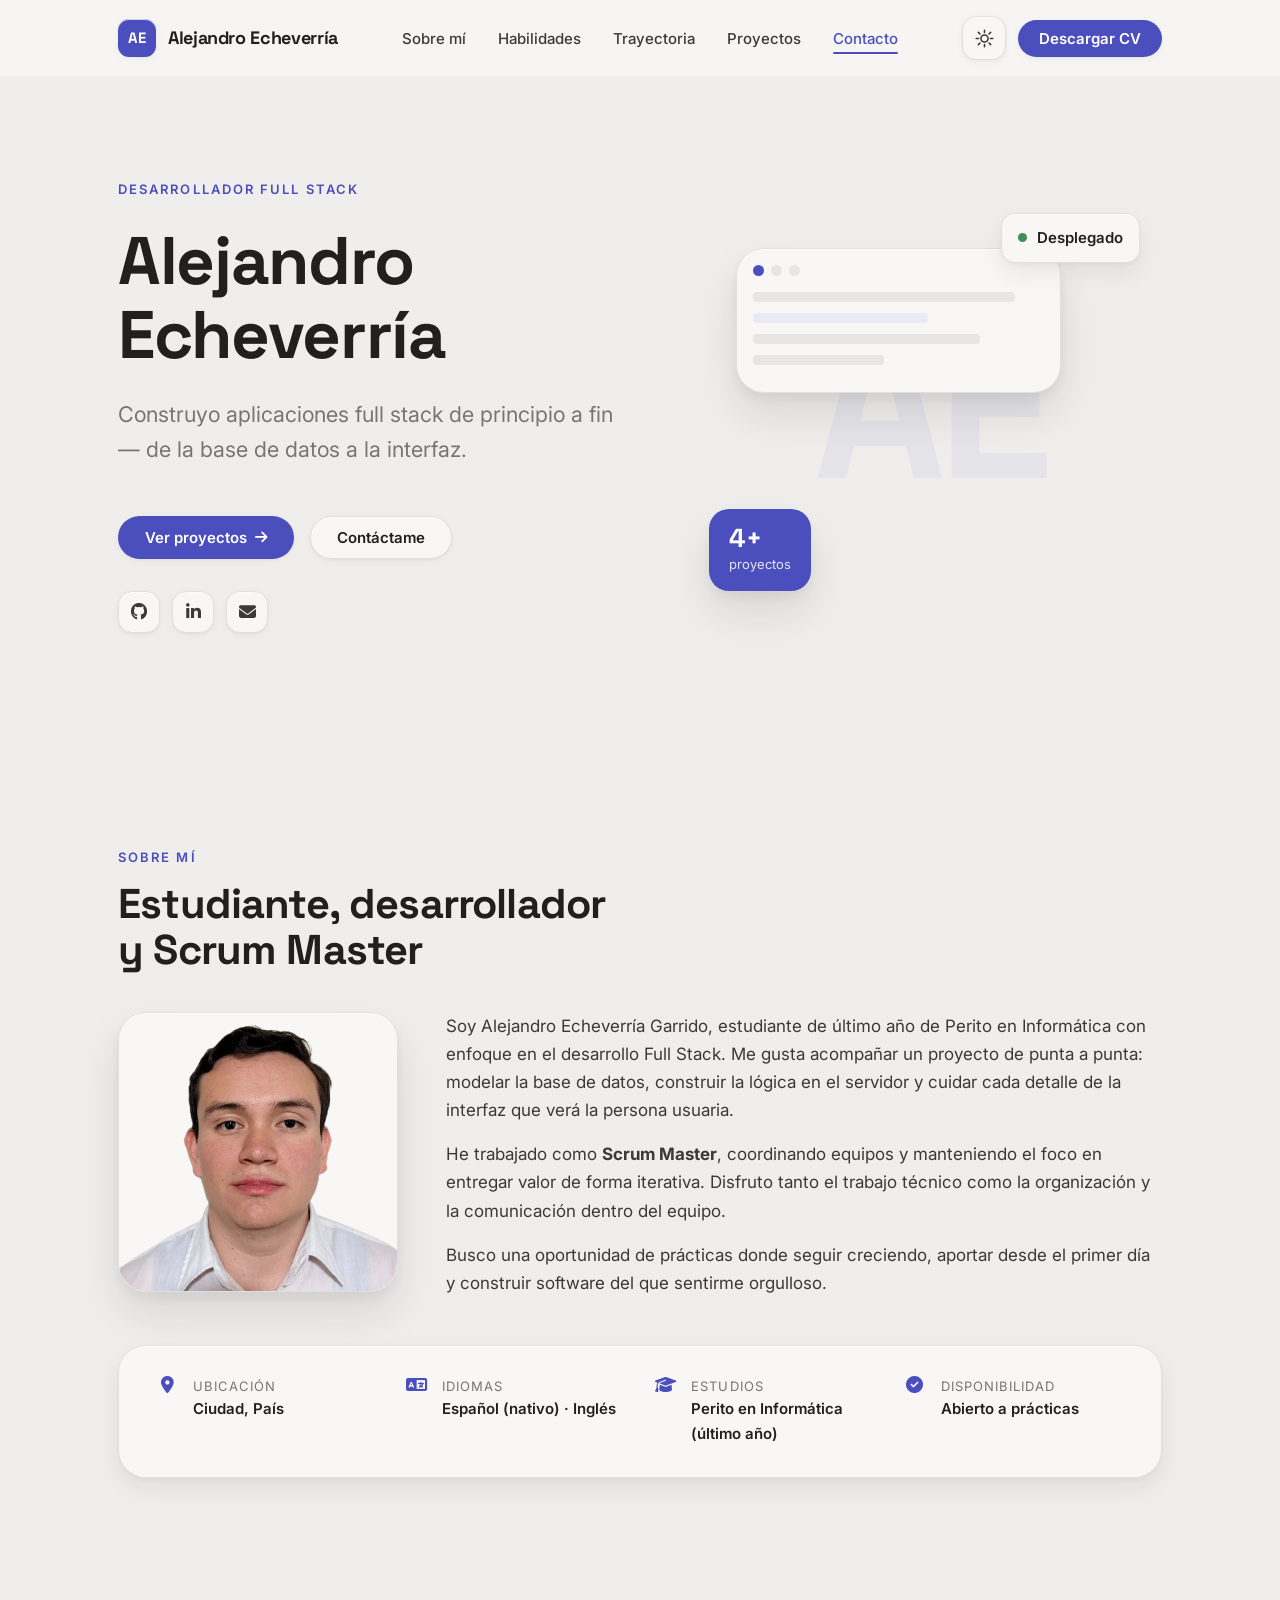
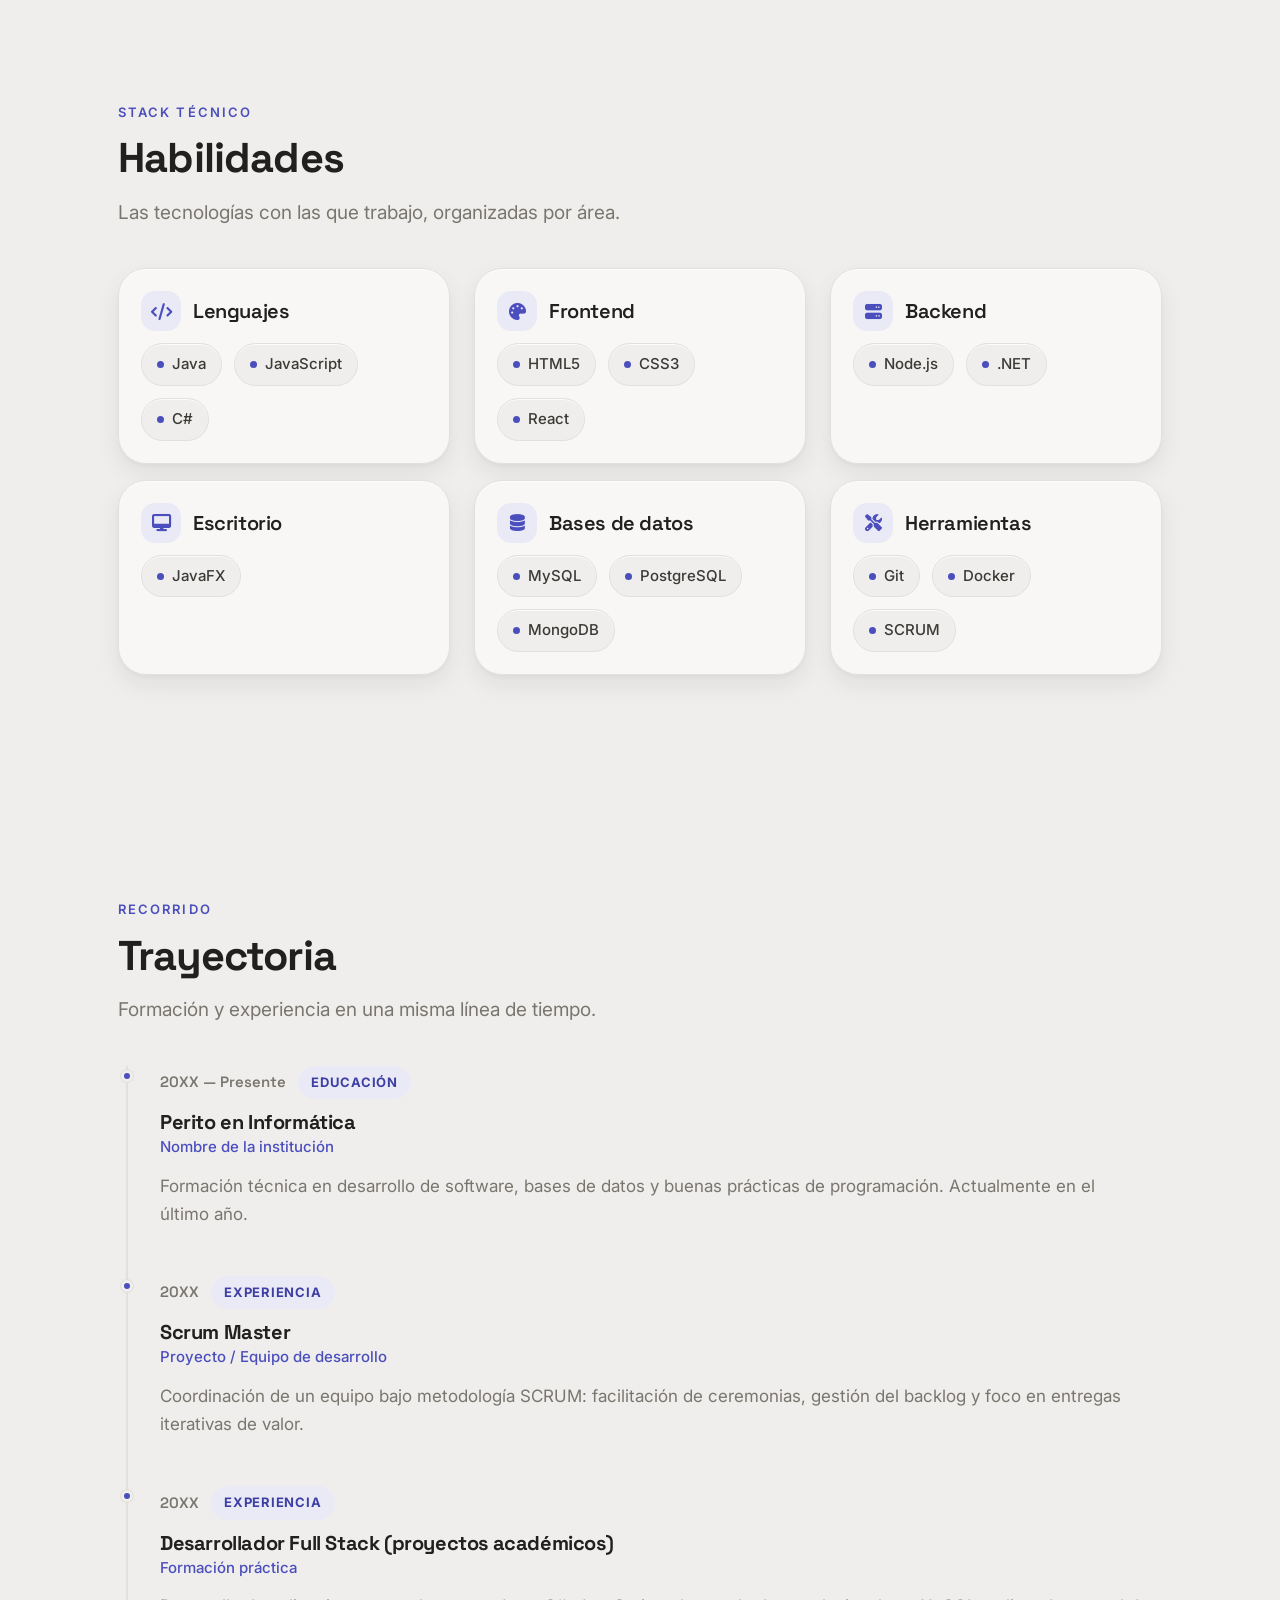
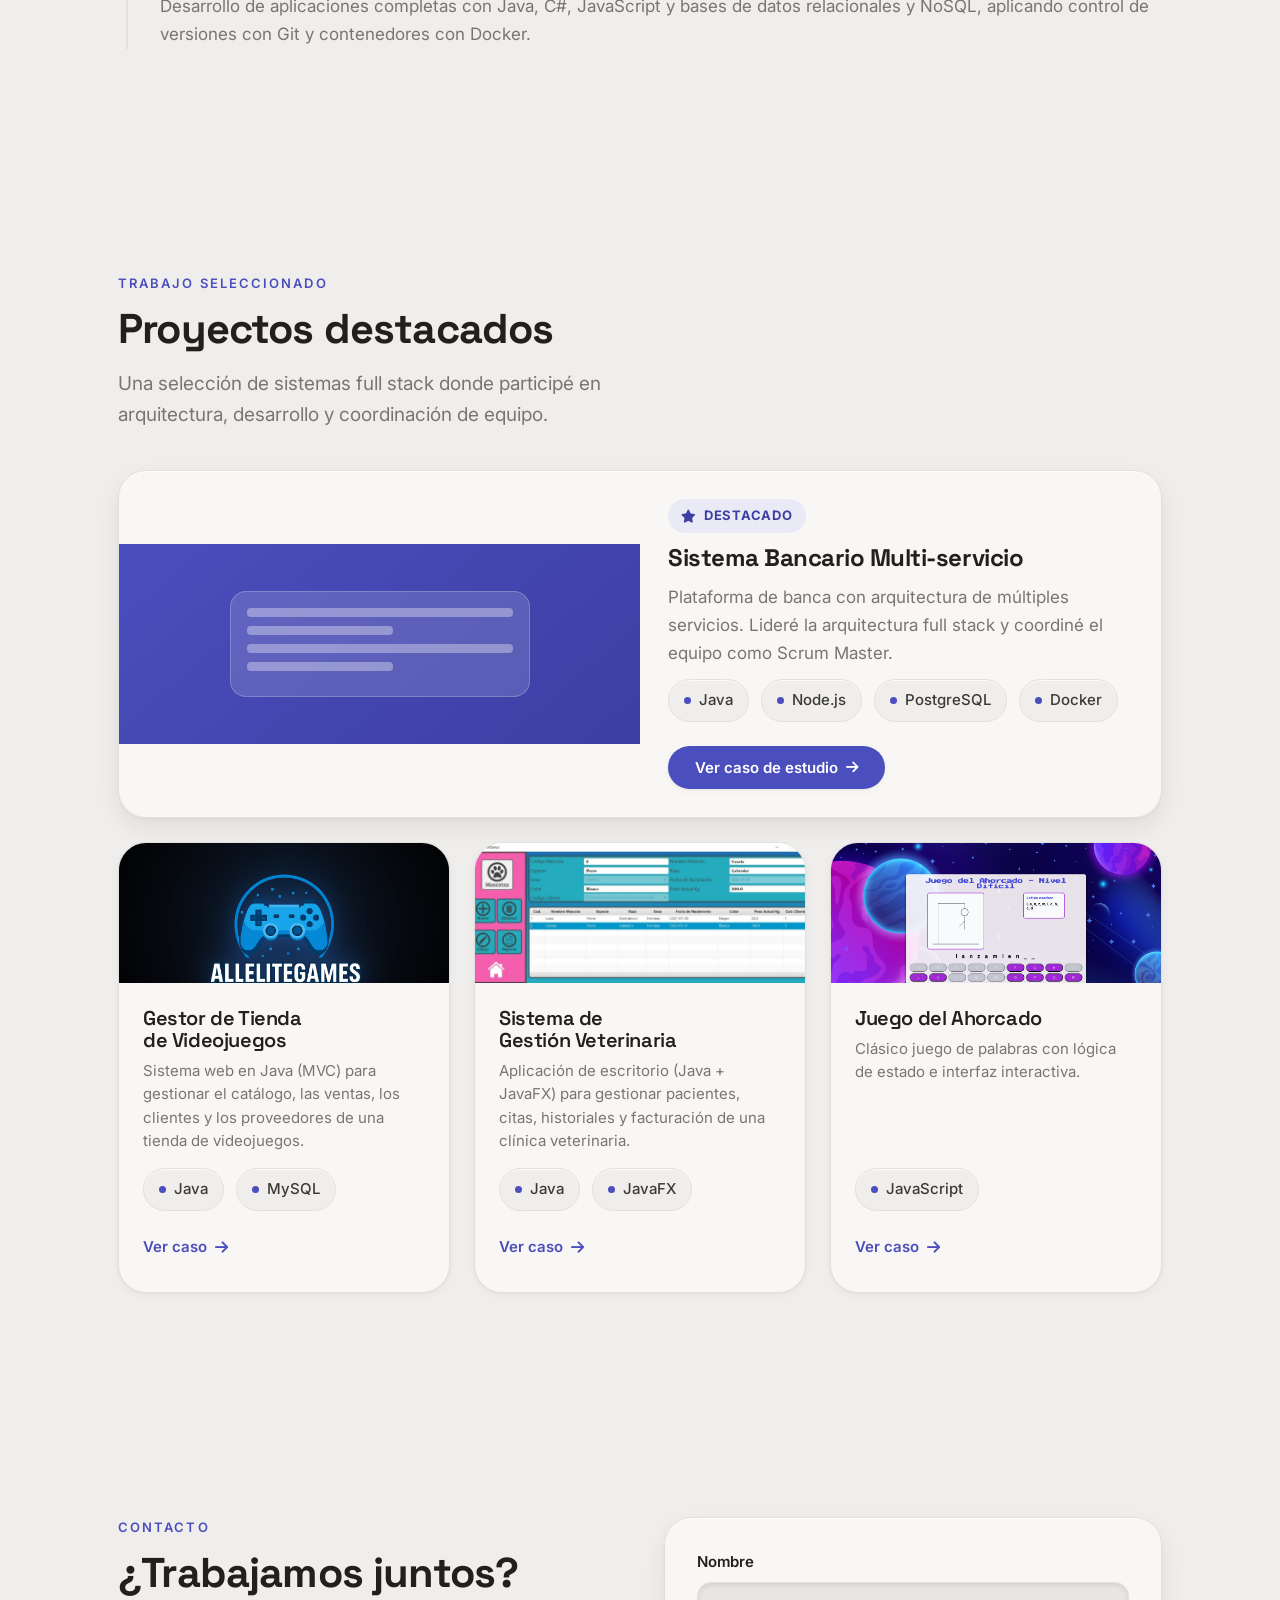
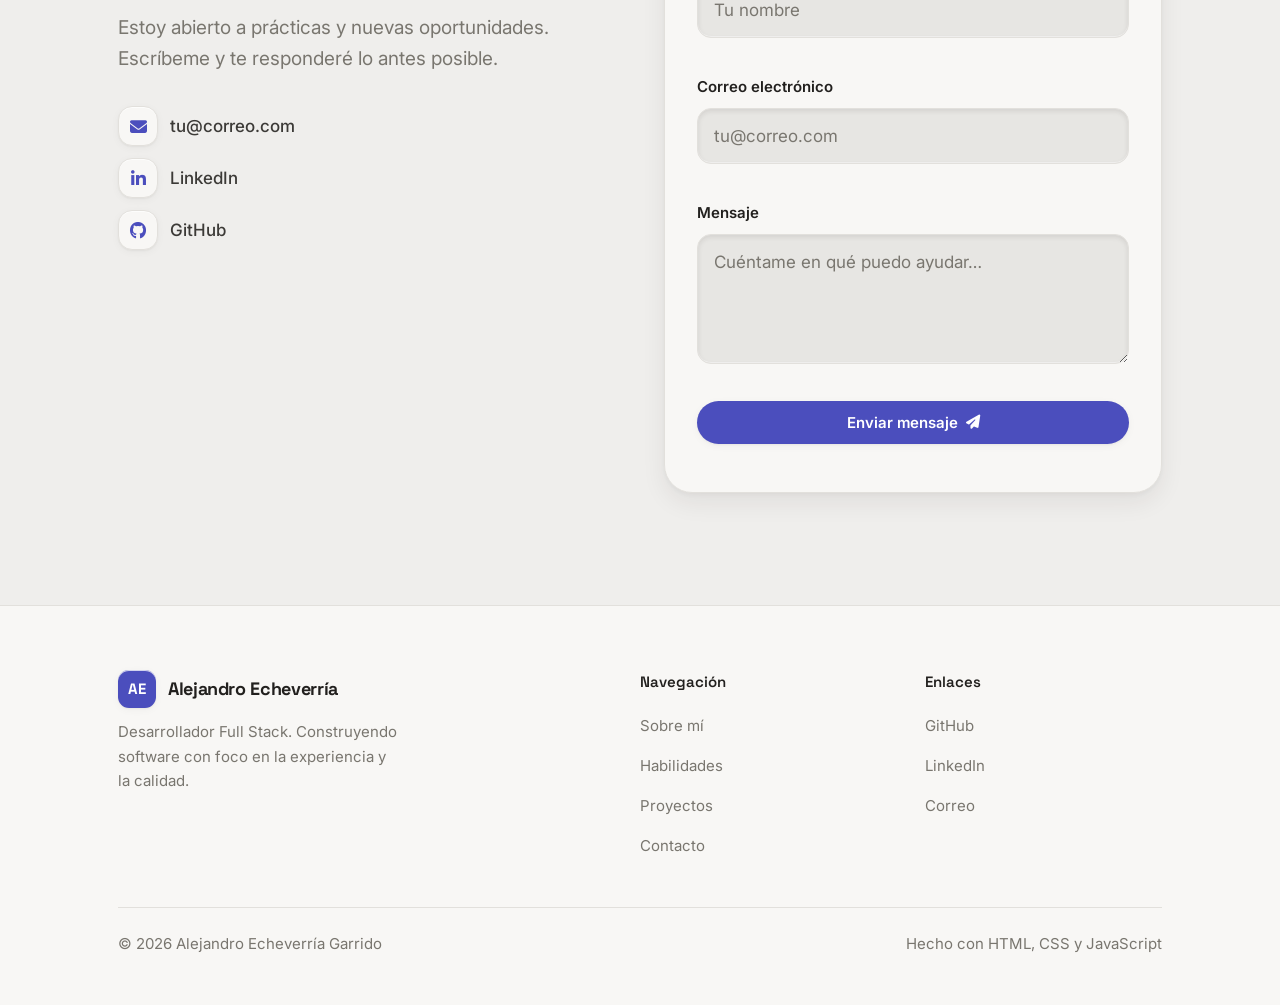
<file: index.html>
<!DOCTYPE html>
<html lang="es">
<head>
  <meta charset="UTF-8">
  <meta name="viewport" content="width=device-width, initial-scale=1.0">

  <title>Alejandro Echeverría — Desarrollador Full Stack</title>
  <meta name="description" content="Portafolio de Alejandro Echeverría Garrido, desarrollador Full Stack. Proyectos, habilidades y trayectoria en Java, JavaScript, C#, React, Node.js y .NET.">
  <meta name="author" content="Alejandro Echeverría Garrido">

  <!-- Open Graph (previsualización al compartir el enlace) -->
  <meta property="og:type" content="website">
  <meta property="og:title" content="Alejandro Echeverría — Desarrollador Full Stack">
  <meta property="og:description" content="Portafolio profesional: proyectos full stack, habilidades y trayectoria.">
  <!-- Al desplegar: cambia a URL ABSOLUTA (https://tu-dominio/assets/img/og-image.png); LinkedIn/Facebook no aceptan rutas relativas -->
  <meta property="og:image" content="assets/img/og-image.png">
  <meta property="og:image:width" content="1200">
  <meta property="og:image:height" content="630">
  <meta property="og:image:alt" content="Portafolio de Alejandro Echeverría — Desarrollador Full Stack">
  <meta name="twitter:card" content="summary_large_image">
  <meta name="twitter:image" content="assets/img/og-image.png">

  <!-- Favicons (monograma AE) -->
  <link rel="icon" href="assets/favicon/favicon-32.png" sizes="32x32" type="image/png">
  <link rel="icon" href="assets/favicon/favicon.svg" type="image/svg+xml">
  <link rel="apple-touch-icon" href="assets/favicon/apple-touch-icon.png">

  <!-- Anti-FOUC: aplica el tema guardado antes del primer pintado. Claro por defecto.
       También marca que hay JS (js-nav) para activar el velo de transición. -->
  <script>
    document.documentElement.classList.add("js-nav");
    (function () {
      try {
        if (localStorage.getItem("ae-theme") === "dark") {
          document.documentElement.setAttribute("data-theme", "dark");
        }
      } catch (e) { /* sin localStorage: se queda en claro */ }
    })();
  </script>

  <!-- Google Fonts: Space Grotesk (títulos) + Inter (texto) -->
  <link rel="preconnect" href="https://fonts.googleapis.com">
  <link rel="preconnect" href="https://fonts.gstatic.com" crossorigin>
  <link href="https://fonts.googleapis.com/css2?family=Inter:wght@400;500;600;700&family=Space+Grotesk:wght@500;600;700&display=swap" rel="stylesheet">

  <!-- Font Awesome (iconografía) -->
  <link rel="stylesheet" href="https://cdnjs.cloudflare.com/ajax/libs/font-awesome/6.5.1/css/all.min.css">

  <!-- CSS por capas (ITCSS), carga en paralelo -->
  <link rel="stylesheet" href="css/tokens.css">
  <link rel="stylesheet" href="css/base.css">
  <link rel="stylesheet" href="css/layout.css">
  <link rel="stylesheet" href="css/components.css">
  <link rel="stylesheet" href="css/sections.css">
</head>

<body>
  <a class="skip-link" href="#contenido">Saltar al contenido</a>

  <!-- Velo de transición entre páginas (lo controla js/modules/transition.js).
       Sin JS nunca se muestra: la clase .js-nav la añade el script del <head>. -->
  <div class="page-veil" data-page-veil aria-hidden="true"></div>

  <!-- ==================== HEADER ==================== -->
  <header class="header" data-header>
    <div class="container header__inner">
      <a class="brand" href="#inicio" aria-label="Inicio — Alejandro Echeverría">
        <span class="brand__badge" aria-hidden="true">AE</span>
        Alejandro Echeverría
      </a>

      <nav class="nav" data-nav aria-label="Navegación principal">
        <ul class="nav__list">
          <li><a class="nav__link" href="#sobre-mi" data-spy>Sobre mí</a></li>
          <li><a class="nav__link" href="#habilidades" data-spy>Habilidades</a></li>
          <li><a class="nav__link" href="#trayectoria" data-spy>Trayectoria</a></li>
          <li><a class="nav__link" href="#proyectos" data-spy>Proyectos</a></li>
          <li><a class="nav__link" href="#contacto" data-spy>Contacto</a></li>
        </ul>
        <!-- TODO: colocar el CV real en assets/docs/cv.pdf -->
        <a class="btn btn--primary btn--sm nav__cta" href="assets/docs/cv.pdf" download>Descargar CV</a>
      </nav>

      <div class="header__actions">
        <button class="theme-toggle" data-theme-toggle type="button" aria-label="Cambiar entre tema claro y oscuro" aria-pressed="false">
          <svg class="icon-sun" viewBox="0 0 24 24" fill="none" stroke="currentColor" stroke-width="2" stroke-linecap="round" aria-hidden="true"><circle cx="12" cy="12" r="4.5"/><path d="M12 1.5v3M12 19.5v3M4.2 4.2l2.1 2.1M17.7 17.7l2.1 2.1M1.5 12h3M19.5 12h3M4.2 19.8l2.1-2.1M17.7 6.3l2.1-2.1"/></svg>
          <svg class="icon-moon" viewBox="0 0 24 24" fill="currentColor" aria-hidden="true"><path d="M21 12.8A9 9 0 1 1 11.2 3a7 7 0 0 0 9.8 9.8z"/></svg>
        </button>
        <a class="btn btn--primary btn--sm header__cv" href="assets/docs/cv.pdf" download>Descargar CV</a>
        <button class="nav-toggle" data-nav-toggle type="button" aria-label="Abrir menú" aria-expanded="false" aria-controls="menu-principal">
          <span></span><span></span><span></span>
        </button>
      </div>
    </div>
  </header>
  <div class="nav-backdrop" data-nav-backdrop aria-hidden="true"></div>

  <main id="contenido">

    <!-- ==================== HERO ==================== -->
    <section class="hero section" id="inicio">
      <div class="container hero__grid">
        <div class="hero__intro">
          <p class="eyebrow" data-reveal>Desarrollador Full Stack</p>
          <h1 class="hero__title" data-reveal>Alejandro Echeverría</h1>
          <p class="hero__subtitle" data-reveal>
            Construyo aplicaciones full stack de principio a fin — de la base de datos a la interfaz.
          </p>
          <div class="hero__actions" data-reveal>
            <a class="btn btn--primary" href="#proyectos">
              Ver proyectos <i class="fa-solid fa-arrow-right" aria-hidden="true"></i>
            </a>
            <a class="btn btn--secondary" href="#contacto">Contáctame</a>
          </div>
          <div class="hero__social social" data-reveal>
            <!-- TODO: sustituir '#' por tus URLs reales -->
            <a class="social__link" href="#" aria-label="GitHub" target="_blank" rel="noopener">
              <i class="fa-brands fa-github" aria-hidden="true"></i>
            </a>
            <a class="social__link" href="#" aria-label="LinkedIn" target="_blank" rel="noopener">
              <i class="fa-brands fa-linkedin-in" aria-hidden="true"></i>
            </a>
            <a class="social__link" href="mailto:tu@correo.com" aria-label="Enviar correo">
              <i class="fa-solid fa-envelope" aria-hidden="true"></i>
            </a>
          </div>
        </div>

        <!-- Visual gráfico (fallback). Para usar foto, sustituye este bloque por:
             <div class="hero-visual"><img src="assets/img/alejandro.jpg" alt="Retrato de Alejandro Echeverría" width="440" height="440" style="border-radius:var(--r-2xl);box-shadow:var(--e3),var(--hi)"></div> -->
        <div class="hero-visual" data-reveal role="img" aria-label="Composición gráfica abstracta del portafolio">
          <div class="hero-visual__mono" aria-hidden="true">AE</div>
          <div class="hero-visual__window" aria-hidden="true">
            <div class="hero-visual__bar"><span></span><span></span><span></span></div>
            <div class="hero-visual__line" style="width:90%"></div>
            <div class="hero-visual__line hero-visual__line--accent" style="width:60%"></div>
            <div class="hero-visual__line" style="width:78%"></div>
            <div class="hero-visual__line" style="width:45%"></div>
          </div>
          <div class="hero-visual__chip" aria-hidden="true"><span class="dot"></span> Desplegado</div>
          <div class="hero-visual__badge" aria-hidden="true">
            <div class="num">4+</div>
            <div class="label">proyectos</div>
          </div>
        </div>
      </div>
    </section>

    <!-- ==================== SOBRE MÍ ==================== -->
    <section class="section" id="sobre-mi">
      <div class="container">
        <div class="section__head" data-reveal>
          <p class="eyebrow">Sobre mí</p>
          <h2 class="section__title">Estudiante, desarrollador y Scrum Master</h2>
        </div>

        <div class="about__grid">
          <figure class="about__photo" data-reveal>
            <img src="assets/img/programador-foto.png"
                 alt="Retrato de Alejandro Echeverría Garrido, desarrollador Full Stack"
                 width="500" height="500" loading="lazy" decoding="async">
          </figure>

          <div class="about__body" data-reveal>
            <p>
              Soy Alejandro Echeverría Garrido, estudiante de último año de Perito en Informática
              con enfoque en el desarrollo Full Stack. Me gusta acompañar un proyecto de punta a
              punta: modelar la base de datos, construir la lógica en el servidor y cuidar cada
              detalle de la interfaz que verá la persona usuaria.
            </p>
            <p>
              He trabajado como <strong>Scrum Master</strong>, coordinando equipos y manteniendo el
              foco en entregar valor de forma iterativa. Disfruto tanto el trabajo técnico como la
              organización y la comunicación dentro del equipo.
            </p>
            <p>
              Busco una oportunidad de prácticas donde seguir creciendo, aportar desde el primer día
              y construir software del que sentirme orgulloso.
            </p>
          </div>

          <!-- Ficha de datos personales -->
          <aside class="card ficha" data-reveal aria-label="Información personal">
            <div class="ficha__row">
              <i class="fa-solid fa-location-dot" aria-hidden="true"></i>
              <div>
                <div class="ficha__label">Ubicación</div>
                <!-- TODO: tu ciudad / país -->
                <div class="ficha__value">Ciudad, País</div>
              </div>
            </div>
            <div class="ficha__row">
              <i class="fa-solid fa-language" aria-hidden="true"></i>
              <div>
                <div class="ficha__label">Idiomas</div>
                <!-- TODO: ajusta niveles -->
                <div class="ficha__value">Español (nativo) · Inglés</div>
              </div>
            </div>
            <div class="ficha__row">
              <i class="fa-solid fa-graduation-cap" aria-hidden="true"></i>
              <div>
                <div class="ficha__label">Estudios</div>
                <div class="ficha__value">Perito en Informática (último año)</div>
              </div>
            </div>
            <div class="ficha__row">
              <i class="fa-solid fa-circle-check" aria-hidden="true"></i>
              <div>
                <div class="ficha__label">Disponibilidad</div>
                <div class="ficha__value">Abierto a prácticas</div>
              </div>
            </div>
          </aside>
        </div>
      </div>
    </section>

    <!-- ==================== HABILIDADES ==================== -->
    <section class="section" id="habilidades">
      <div class="container">
        <div class="section__head" data-reveal>
          <p class="eyebrow">Stack técnico</p>
          <h2 class="section__title">Habilidades</h2>
          <p class="section__intro">Las tecnologías con las que trabajo, organizadas por área.</p>
        </div>

        <div class="skills__grid">
          <article class="card skill-card" data-reveal>
            <div class="skill-card__head">
              <span class="skill-card__icon"><i class="fa-solid fa-code" aria-hidden="true"></i></span>
              <h3 class="skill-card__title">Lenguajes</h3>
            </div>
            <div class="chip-group">
              <span class="chip"><span class="chip__dot"></span>Java</span>
              <span class="chip"><span class="chip__dot"></span>JavaScript</span>
              <span class="chip"><span class="chip__dot"></span>C#</span>
            </div>
          </article>

          <article class="card skill-card" data-reveal>
            <div class="skill-card__head">
              <span class="skill-card__icon"><i class="fa-solid fa-palette" aria-hidden="true"></i></span>
              <h3 class="skill-card__title">Frontend</h3>
            </div>
            <div class="chip-group">
              <span class="chip"><span class="chip__dot"></span>HTML5</span>
              <span class="chip"><span class="chip__dot"></span>CSS3</span>
              <span class="chip"><span class="chip__dot"></span>React</span>
            </div>
          </article>

          <article class="card skill-card" data-reveal>
            <div class="skill-card__head">
              <span class="skill-card__icon"><i class="fa-solid fa-server" aria-hidden="true"></i></span>
              <h3 class="skill-card__title">Backend</h3>
            </div>
            <div class="chip-group">
              <span class="chip"><span class="chip__dot"></span>Node.js</span>
              <span class="chip"><span class="chip__dot"></span>.NET</span>
            </div>
          </article>

          <article class="card skill-card" data-reveal>
            <div class="skill-card__head">
              <span class="skill-card__icon"><i class="fa-solid fa-desktop" aria-hidden="true"></i></span>
              <h3 class="skill-card__title">Escritorio</h3>
            </div>
            <div class="chip-group">
              <span class="chip"><span class="chip__dot"></span>JavaFX</span>
            </div>
          </article>

          <article class="card skill-card" data-reveal>
            <div class="skill-card__head">
              <span class="skill-card__icon"><i class="fa-solid fa-database" aria-hidden="true"></i></span>
              <h3 class="skill-card__title">Bases de datos</h3>
            </div>
            <div class="chip-group">
              <span class="chip"><span class="chip__dot"></span>MySQL</span>
              <span class="chip"><span class="chip__dot"></span>PostgreSQL</span>
              <span class="chip"><span class="chip__dot"></span>MongoDB</span>
            </div>
          </article>

          <article class="card skill-card" data-reveal>
            <div class="skill-card__head">
              <span class="skill-card__icon"><i class="fa-solid fa-screwdriver-wrench" aria-hidden="true"></i></span>
              <h3 class="skill-card__title">Herramientas</h3>
            </div>
            <div class="chip-group">
              <span class="chip"><span class="chip__dot"></span>Git</span>
              <span class="chip"><span class="chip__dot"></span>Docker</span>
              <span class="chip"><span class="chip__dot"></span>SCRUM</span>
            </div>
          </article>
        </div>
      </div>
    </section>

    <!-- ==================== TRAYECTORIA ==================== -->
    <section class="section" id="trayectoria">
      <div class="container">
        <div class="section__head" data-reveal>
          <p class="eyebrow">Recorrido</p>
          <h2 class="section__title">Trayectoria</h2>
          <p class="section__intro">Formación y experiencia en una misma línea de tiempo.</p>
        </div>

        <div class="timeline">
          <!-- TODO: ajusta fechas reales en cada hito -->
          <div class="timeline__item" data-reveal>
            <div class="timeline__meta">
              <span class="timeline__date">20XX — Presente</span>
              <span class="badge">Educación</span>
            </div>
            <h3 class="timeline__title">Perito en Informática</h3>
            <p class="timeline__org">Nombre de la institución</p>
            <p class="timeline__desc">
              Formación técnica en desarrollo de software, bases de datos y buenas prácticas de
              programación. Actualmente en el último año.
            </p>
          </div>

          <div class="timeline__item" data-reveal>
            <div class="timeline__meta">
              <span class="timeline__date">20XX</span>
              <span class="badge">Experiencia</span>
            </div>
            <h3 class="timeline__title">Scrum Master</h3>
            <p class="timeline__org">Proyecto / Equipo de desarrollo</p>
            <p class="timeline__desc">
              Coordinación de un equipo bajo metodología SCRUM: facilitación de ceremonias, gestión
              del backlog y foco en entregas iterativas de valor.
            </p>
          </div>

          <div class="timeline__item" data-reveal>
            <div class="timeline__meta">
              <span class="timeline__date">20XX</span>
              <span class="badge">Experiencia</span>
            </div>
            <h3 class="timeline__title">Desarrollador Full Stack (proyectos académicos)</h3>
            <p class="timeline__org">Formación práctica</p>
            <p class="timeline__desc">
              Desarrollo de aplicaciones completas con Java, C#, JavaScript y bases de datos
              relacionales y NoSQL, aplicando control de versiones con Git y contenedores con Docker.
            </p>
          </div>
        </div>
      </div>
    </section>

    <!-- ==================== PROYECTOS ==================== -->
    <section class="section" id="proyectos">
      <div class="container">
        <div class="section__head" data-reveal>
          <p class="eyebrow">Trabajo seleccionado</p>
          <h2 class="section__title">Proyectos destacados</h2>
          <p class="section__intro">
            Una selección de sistemas full stack donde participé en arquitectura, desarrollo y
            coordinación de equipo.
          </p>
        </div>

        <!-- Proyecto destacado -->
        <article class="card featured" data-reveal>
          <div class="featured__thumb" aria-hidden="true">
            <div class="featured__mock">
              <span></span><span class="short"></span><span></span><span class="short"></span>
            </div>
          </div>
          <div class="featured__body">
            <span class="badge"><i class="fa-solid fa-star" aria-hidden="true"></i> Destacado</span>
            <h3 class="featured__title">Sistema Bancario Multi-servicio</h3>
            <p class="featured__desc">
              Plataforma de banca con arquitectura de múltiples servicios. Lideré la arquitectura
              full stack y coordiné el equipo como Scrum Master.
            </p>
            <div class="chip-group project-card__tags">
              <span class="chip"><span class="chip__dot"></span>Java</span>
              <span class="chip"><span class="chip__dot"></span>Node.js</span>
              <span class="chip"><span class="chip__dot"></span>PostgreSQL</span>
              <span class="chip"><span class="chip__dot"></span>Docker</span>
            </div>
            <div class="featured__cta">
              <a class="btn btn--primary" href="proyectos/sistema-bancario-multiservicio.html">
                Ver caso de estudio <i class="fa-solid fa-arrow-right" aria-hidden="true"></i>
              </a>
            </div>
          </div>
        </article>

        <!-- Resto de proyectos -->
        <div class="projects__grid">
          <article class="card project-card" data-reveal>
            <div class="project-card__thumb">
              <img src="assets/img/projects/gestor-hero.jpg" alt="Logo del proyecto AllEliteGames" loading="lazy">
            </div>
            <div class="project-card__body">
              <h4>Gestor de Tienda de Videojuegos</h4>
              <p class="project-card__desc">Sistema web en Java (MVC) para gestionar el catálogo, las ventas, los clientes y los proveedores de una tienda de videojuegos.</p>
              <div class="chip-group project-card__tags">
                <span class="chip"><span class="chip__dot"></span>Java</span>
                <span class="chip"><span class="chip__dot"></span>MySQL</span>
              </div>
              <a class="project-card__link" href="proyectos/gestor-tienda-videojuegos.html">
                Ver caso <i class="fa-solid fa-arrow-right" aria-hidden="true"></i>
              </a>
            </div>
          </article>

          <article class="card project-card" data-reveal>
            <div class="project-card__thumb">
              <img src="assets/img/projects/clinic-hero.jpeg" alt="Módulo de gestión de mascotas de ClinicVetSanus" loading="lazy">
            </div>
            <div class="project-card__body">
              <h4>Sistema de Gestión Veterinaria</h4>
              <p class="project-card__desc">Aplicación de escritorio (Java + JavaFX) para gestionar pacientes, citas, historiales y facturación de una clínica veterinaria.</p>
              <div class="chip-group project-card__tags">
                <span class="chip"><span class="chip__dot"></span>Java</span>
                <span class="chip"><span class="chip__dot"></span>JavaFX</span>
              </div>
              <a class="project-card__link" href="proyectos/sistema-gestion-veterinaria.html">
                Ver caso <i class="fa-solid fa-arrow-right" aria-hidden="true"></i>
              </a>
            </div>
          </article>

          <article class="card project-card" data-reveal>
            <div class="project-card__thumb">
              <img src="assets/img/projects/ahorcado-hero.jpg" alt="Captura del Juego del Ahorcado en el nivel difícil" loading="lazy">
            </div>
            <div class="project-card__body">
              <h4>Juego del Ahorcado</h4>
              <p class="project-card__desc">Clásico juego de palabras con lógica de estado e interfaz interactiva.</p>
              <div class="chip-group project-card__tags">
                <span class="chip"><span class="chip__dot"></span>JavaScript</span>
              </div>
              <a class="project-card__link" href="proyectos/juego-del-ahorcado.html">
                Ver caso <i class="fa-solid fa-arrow-right" aria-hidden="true"></i>
              </a>
            </div>
          </article>
        </div>
      </div>
    </section>

    <!-- ==================== CONTACTO ==================== -->
    <section class="section" id="contacto">
      <div class="container">
        <div class="contact__grid">
          <div data-reveal>
            <p class="eyebrow">Contacto</p>
            <h2 class="section__title">¿Trabajamos juntos?</h2>
            <p class="contact__lead">
              Estoy abierto a prácticas y nuevas oportunidades. Escríbeme y te responderé lo antes
              posible.
            </p>
            <div class="contact__methods">
              <!-- TODO: pon tu correo real -->
              <a class="contact__method" href="mailto:tu@correo.com">
                <i class="fa-solid fa-envelope" aria-hidden="true"></i> tu@correo.com
              </a>
              <a class="contact__method" href="#" target="_blank" rel="noopener">
                <i class="fa-brands fa-linkedin-in" aria-hidden="true"></i> LinkedIn
              </a>
              <a class="contact__method" href="#" target="_blank" rel="noopener">
                <i class="fa-brands fa-github" aria-hidden="true"></i> GitHub
              </a>
            </div>
          </div>

          <!-- Formspree activo. El envío se hace por fetch (AJAX) desde js/modules/form.js → initForm. -->
          <form class="card contact__form" data-contact-form action="https://formspree.io/f/mzdnpaor" method="POST" novalidate>
            <!-- Anti-spam (honeypot de Formspree): debe permanecer vacío -->
            <input type="text" name="_gotcha" tabindex="-1" autocomplete="off" aria-hidden="true" hidden>
            <input type="hidden" name="_subject" value="Nuevo mensaje desde tu portafolio">
            <div class="field">
              <label class="field__label" for="nombre">Nombre</label>
              <input class="field__control" id="nombre" name="nombre" type="text" placeholder="Tu nombre" autocomplete="name">
              <span class="field__error" aria-live="polite"></span>
            </div>
            <div class="field">
              <label class="field__label" for="email">Correo electrónico</label>
              <input class="field__control" id="email" name="email" type="email" placeholder="tu@correo.com" autocomplete="email">
              <span class="field__error" aria-live="polite"></span>
            </div>
            <div class="field">
              <label class="field__label" for="mensaje">Mensaje</label>
              <textarea class="field__control" id="mensaje" name="mensaje" placeholder="Cuéntame en qué puedo ayudar…"></textarea>
              <span class="field__error" aria-live="polite"></span>
            </div>
            <button class="btn btn--primary" type="submit">
              Enviar mensaje <i class="fa-solid fa-paper-plane" aria-hidden="true"></i>
            </button>
            <p class="form__status" data-form-status role="status" aria-live="polite"></p>
          </form>
        </div>
      </div>
    </section>

  </main>

  <!-- ==================== FOOTER ==================== -->
  <footer class="footer">
    <div class="container">
      <div class="footer__grid">
        <div>
          <a class="brand" href="#inicio">
            <span class="brand__badge" aria-hidden="true">AE</span>
            Alejandro Echeverría
          </a>
          <p class="footer__brand-desc">Desarrollador Full Stack. Construyendo software con foco en la experiencia y la calidad.</p>
        </div>
        <div>
          <p class="footer__col-title">Navegación</p>
          <ul class="footer__links">
            <li><a href="#sobre-mi">Sobre mí</a></li>
            <li><a href="#habilidades">Habilidades</a></li>
            <li><a href="#proyectos">Proyectos</a></li>
            <li><a href="#contacto">Contacto</a></li>
          </ul>
        </div>
        <div>
          <p class="footer__col-title">Enlaces</p>
          <ul class="footer__links">
            <!-- TODO: URLs reales -->
            <li><a href="#" target="_blank" rel="noopener">GitHub</a></li>
            <li><a href="#" target="_blank" rel="noopener">LinkedIn</a></li>
            <li><a href="mailto:tu@correo.com">Correo</a></li>
          </ul>
        </div>
      </div>
      <div class="footer__bottom">
        <span>© <span id="year">2026</span> Alejandro Echeverría Garrido</span>
        <span>Hecho con HTML, CSS y JavaScript</span>
      </div>
    </div>
  </footer>

  <script type="module" src="js/main.js"></script>
</body>
</html>
</file>
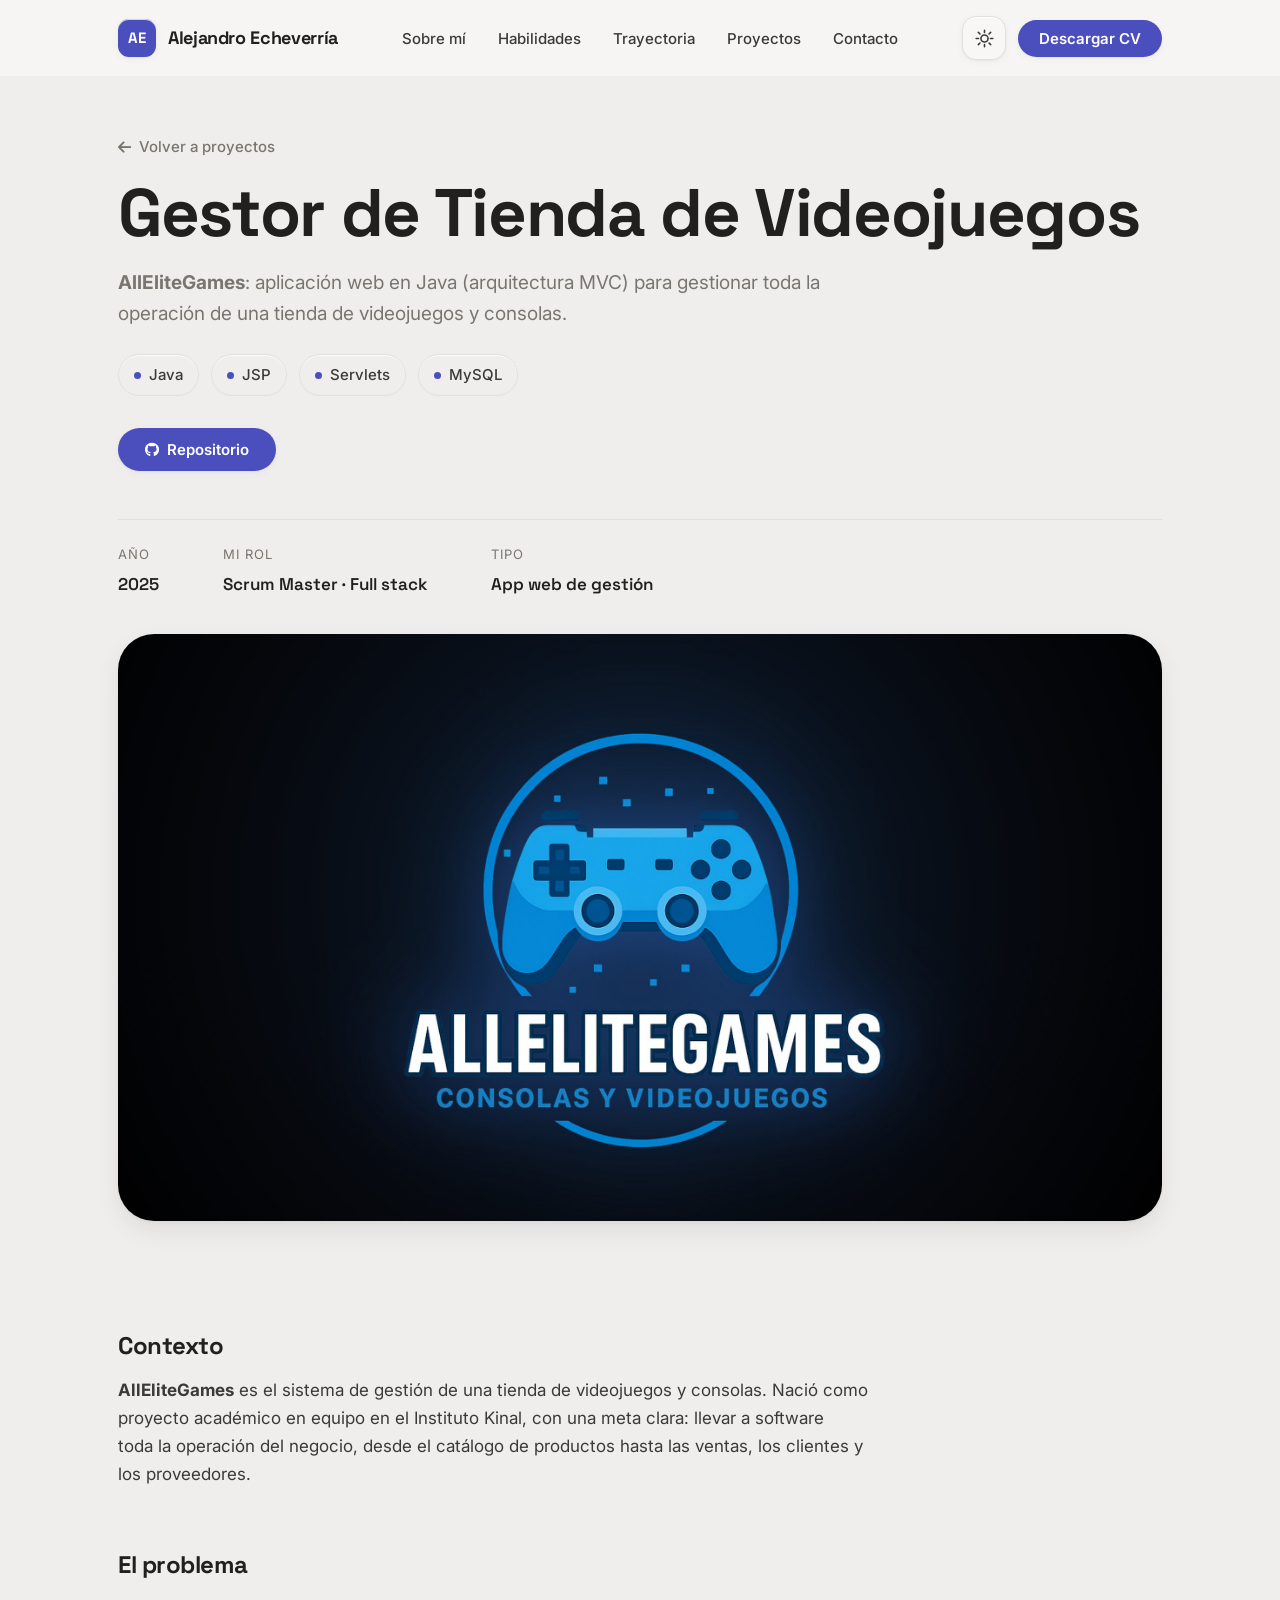
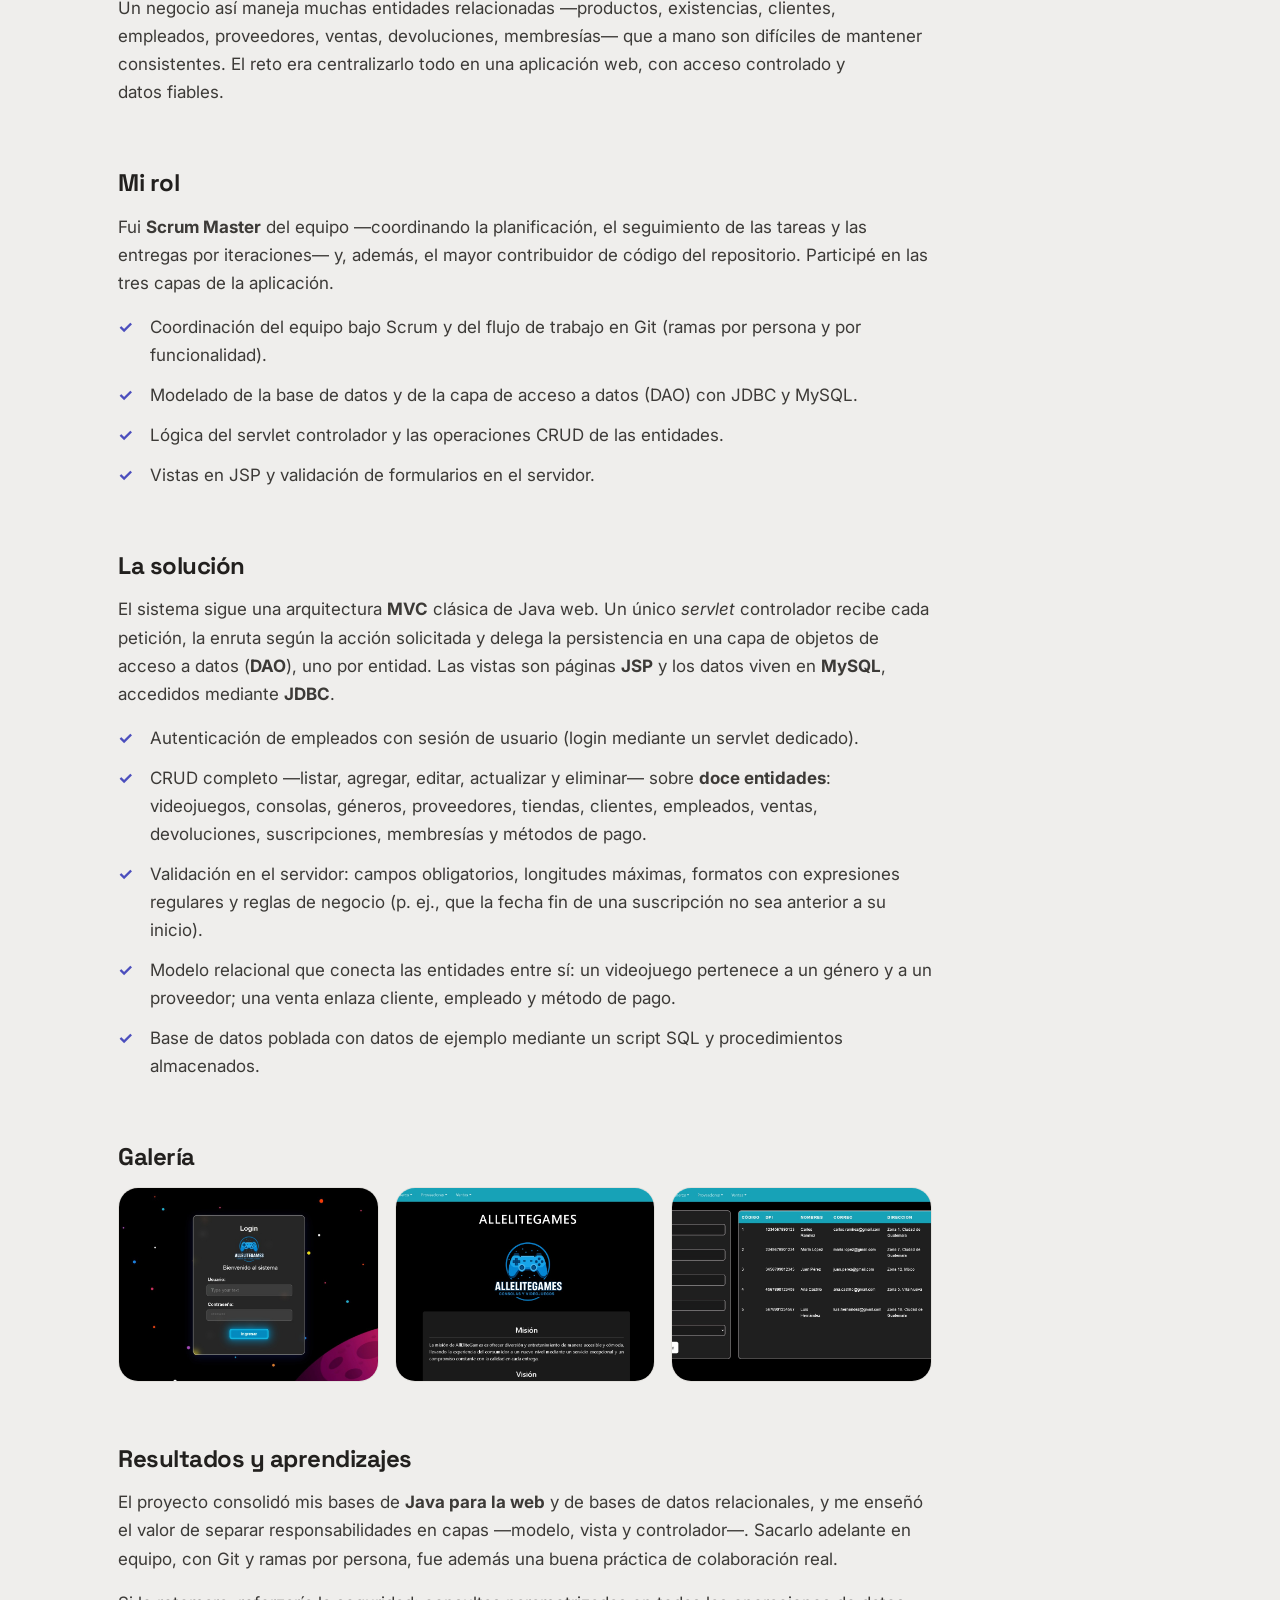
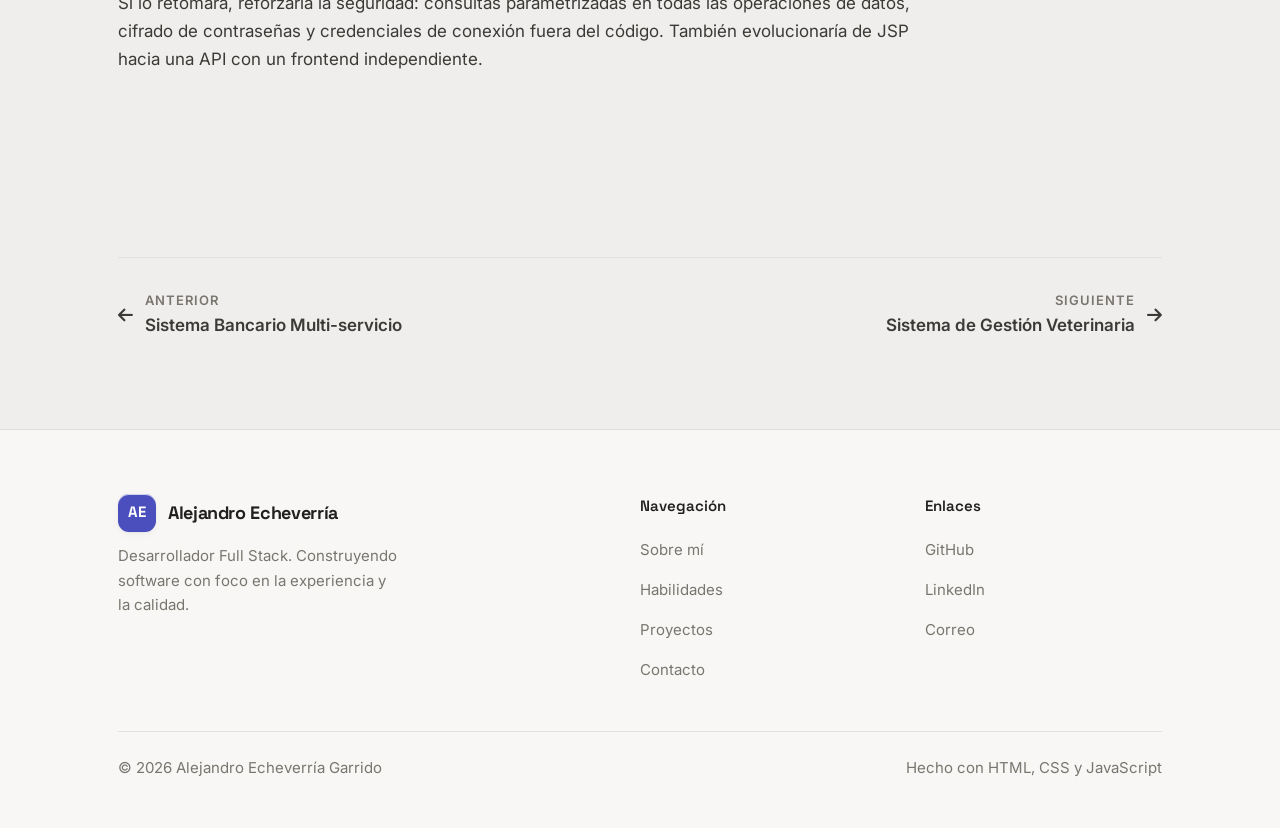
<file: proyectos/gestor-tienda-videojuegos.html>
<!DOCTYPE html>
<html lang="es">
<head>
  <meta charset="UTF-8">
  <meta name="viewport" content="width=device-width, initial-scale=1.0">

  <title>Gestor de Tienda de Videojuegos — Alejandro Echeverría</title>
  <meta name="description" content="Caso de estudio: AllEliteGames, sistema web de gestión para una tienda de videojuegos, desarrollado en Java (Servlets y JSP) con MySQL bajo una arquitectura MVC.">

  <meta property="og:type" content="article">
  <meta property="og:title" content="Gestor de Tienda de Videojuegos — Alejandro Echeverría">
  <meta property="og:description" content="Caso de estudio: AllEliteGames, gestión integral de una tienda de videojuegos en Java (MVC) con MySQL.">
  <meta property="og:image" content="../assets/img/projects/gestor-hero.jpg">

  <link rel="icon" href="../assets/favicon/favicon-32.png" sizes="32x32" type="image/png">
  <link rel="icon" href="../assets/favicon/favicon.svg" type="image/svg+xml">
  <link rel="apple-touch-icon" href="../assets/favicon/apple-touch-icon.png">

  <script>
    document.documentElement.classList.add("js-nav");
    (function () {
      try {
        if (localStorage.getItem("ae-theme") === "dark") {
          document.documentElement.setAttribute("data-theme", "dark");
        }
      } catch (e) {}
    })();
  </script>

  <link rel="preconnect" href="https://fonts.googleapis.com">
  <link rel="preconnect" href="https://fonts.gstatic.com" crossorigin>
  <link href="https://fonts.googleapis.com/css2?family=Inter:wght@400;500;600;700&family=Space+Grotesk:wght@500;600;700&display=swap" rel="stylesheet">
  <link rel="stylesheet" href="https://cdnjs.cloudflare.com/ajax/libs/font-awesome/6.5.1/css/all.min.css">

  <link rel="stylesheet" href="../css/tokens.css">
  <link rel="stylesheet" href="../css/base.css">
  <link rel="stylesheet" href="../css/layout.css">
  <link rel="stylesheet" href="../css/components.css">
  <link rel="stylesheet" href="../css/sections.css">
  <link rel="stylesheet" href="../css/case-study.css">
</head>

<body>
  <a class="skip-link" href="#contenido">Saltar al contenido</a>

  <!-- Velo de transición entre páginas (lo controla js/modules/transition.js).
       Sin JS nunca se muestra: la clase .js-nav la añade el script del <head>. -->
  <div class="page-veil" data-page-veil aria-hidden="true"></div>

  <header class="header" data-header>
    <div class="container header__inner">
      <a class="brand" href="../index.html#inicio" aria-label="Inicio — Alejandro Echeverría">
        <span class="brand__badge" aria-hidden="true">AE</span>
        Alejandro Echeverría
      </a>
      <nav class="nav" data-nav aria-label="Navegación principal">
        <ul class="nav__list">
          <li><a class="nav__link" href="../index.html#sobre-mi">Sobre mí</a></li>
          <li><a class="nav__link" href="../index.html#habilidades">Habilidades</a></li>
          <li><a class="nav__link" href="../index.html#trayectoria">Trayectoria</a></li>
          <li><a class="nav__link" href="../index.html#proyectos">Proyectos</a></li>
          <li><a class="nav__link" href="../index.html#contacto">Contacto</a></li>
        </ul>
        <a class="btn btn--primary btn--sm nav__cta" href="../assets/docs/cv.pdf" download>Descargar CV</a>
      </nav>
      <div class="header__actions">
        <button class="theme-toggle" data-theme-toggle type="button" aria-label="Cambiar entre tema claro y oscuro" aria-pressed="false">
          <svg class="icon-sun" viewBox="0 0 24 24" fill="none" stroke="currentColor" stroke-width="2" stroke-linecap="round" aria-hidden="true"><circle cx="12" cy="12" r="4.5"/><path d="M12 1.5v3M12 19.5v3M4.2 4.2l2.1 2.1M17.7 17.7l2.1 2.1M1.5 12h3M19.5 12h3M4.2 19.8l2.1-2.1M17.7 6.3l2.1-2.1"/></svg>
          <svg class="icon-moon" viewBox="0 0 24 24" fill="currentColor" aria-hidden="true"><path d="M21 12.8A9 9 0 1 1 11.2 3a7 7 0 0 0 9.8 9.8z"/></svg>
        </button>
        <a class="btn btn--primary btn--sm header__cv" href="../assets/docs/cv.pdf" download>Descargar CV</a>
        <button class="nav-toggle" data-nav-toggle type="button" aria-label="Abrir menú" aria-expanded="false" aria-controls="menu-principal">
          <span></span><span></span><span></span>
        </button>
      </div>
    </div>
  </header>
  <div class="nav-backdrop" data-nav-backdrop aria-hidden="true"></div>

  <main id="contenido">
    <div class="container">

      <section class="case-hero" data-reveal>
        <a class="case-back" href="../index.html#proyectos"><i class="fa-solid fa-arrow-left" aria-hidden="true"></i> Volver a proyectos</a>
        <h1 class="case-hero__title">Gestor de Tienda de Videojuegos</h1>
        <p class="case-hero__tagline"><strong>AllEliteGames</strong>: aplicación web en Java (arquitectura MVC) para gestionar toda la operación de una tienda de videojuegos y consolas.</p>

        <div class="chip-group case-tags">
          <span class="chip"><span class="chip__dot"></span>Java</span>
          <span class="chip"><span class="chip__dot"></span>JSP</span>
          <span class="chip"><span class="chip__dot"></span>Servlets</span>
          <span class="chip"><span class="chip__dot"></span>MySQL</span>
        </div>

        <div class="case-hero__actions">
          <a class="btn btn--primary" href="https://github.com/aecheverria-2021222/AllEliteGames" target="_blank" rel="noopener"><i class="fa-brands fa-github" aria-hidden="true"></i> Repositorio</a>
        </div>

        <div class="case-meta">
          <div class="case-meta__item">
            <div class="case-meta__label">Año</div>
            <div class="case-meta__value">2025</div>
          </div>
          <div class="case-meta__item">
            <div class="case-meta__label">Mi rol</div>
            <div class="case-meta__value">Scrum Master · Full stack</div>
          </div>
          <div class="case-meta__item">
            <div class="case-meta__label">Tipo</div>
            <div class="case-meta__value">App web de gestión</div>
          </div>
        </div>
      </section>

      <img class="case-media" data-reveal src="../assets/img/projects/gestor-hero.jpg"
        alt="Identidad de marca del proyecto AllEliteGames: logo de un mando de videojuegos con el texto «AllEliteGames — Consolas y videojuegos»." loading="lazy">

      <div class="section case-body">
        <section class="case-section" data-reveal>
          <h2 class="case-section__title">Contexto</h2>
          <p>
            <strong>AllEliteGames</strong> es el sistema de gestión de una tienda de videojuegos y
            consolas. Nació como proyecto académico en equipo en el Instituto Kinal, con una meta clara:
            llevar a software toda la operación del negocio, desde el catálogo de productos hasta las
            ventas, los clientes y los proveedores.
          </p>
        </section>

        <section class="case-section" data-reveal>
          <h2 class="case-section__title">El problema</h2>
          <p>
            Un negocio así maneja muchas entidades relacionadas —productos, existencias, clientes,
            empleados, proveedores, ventas, devoluciones, membresías— que a mano son difíciles de
            mantener consistentes. El reto era centralizarlo todo en una aplicación web, con acceso
            controlado y datos fiables.
          </p>
        </section>

        <section class="case-section" data-reveal>
          <h2 class="case-section__title">Mi rol</h2>
          <p>
            Fui <strong>Scrum Master</strong> del equipo —coordinando la planificación, el seguimiento
            de las tareas y las entregas por iteraciones— y, además, el mayor contribuidor de código del
            repositorio. Participé en las tres capas de la aplicación.
          </p>
          <ul class="case-list">
            <li>Coordinación del equipo bajo Scrum y del flujo de trabajo en Git (ramas por persona y por funcionalidad).</li>
            <li>Modelado de la base de datos y de la capa de acceso a datos (DAO) con JDBC y MySQL.</li>
            <li>Lógica del servlet controlador y las operaciones CRUD de las entidades.</li>
            <li>Vistas en JSP y validación de formularios en el servidor.</li>
          </ul>
        </section>

        <section class="case-section" data-reveal>
          <h2 class="case-section__title">La solución</h2>
          <p>
            El sistema sigue una arquitectura <strong>MVC</strong> clásica de Java web. Un único
            <em>servlet</em> controlador recibe cada petición, la enruta según la acción solicitada y
            delega la persistencia en una capa de objetos de acceso a datos (<strong>DAO</strong>), uno
            por entidad. Las vistas son páginas <strong>JSP</strong> y los datos viven en
            <strong>MySQL</strong>, accedidos mediante <strong>JDBC</strong>.
          </p>
          <ul class="case-list">
            <li>Autenticación de empleados con sesión de usuario (login mediante un servlet dedicado).</li>
            <li>CRUD completo —listar, agregar, editar, actualizar y eliminar— sobre <strong>doce entidades</strong>: videojuegos, consolas, géneros, proveedores, tiendas, clientes, empleados, ventas, devoluciones, suscripciones, membresías y métodos de pago.</li>
            <li>Validación en el servidor: campos obligatorios, longitudes máximas, formatos con expresiones regulares y reglas de negocio (p. ej., que la fecha fin de una suscripción no sea anterior a su inicio).</li>
            <li>Modelo relacional que conecta las entidades entre sí: un videojuego pertenece a un género y a un proveedor; una venta enlaza cliente, empleado y método de pago.</li>
            <li>Base de datos poblada con datos de ejemplo mediante un script SQL y procedimientos almacenados.</li>
          </ul>
        </section>

        <section class="case-section" data-reveal style="max-width:none">
          <h2 class="case-section__title">Galería</h2>
          <div class="case-gallery">
            <img class="case-gallery__img" data-zoomable src="../assets/img/projects/gestor-login.jpeg"
              alt="Pantalla de inicio de sesión de AllEliteGames: logo, campos de usuario y contraseña y botón «Ingresar» sobre un fondo espacial." loading="lazy">
            <img class="case-gallery__img" data-zoomable src="../assets/img/projects/gestor-inicio.jpeg"
              alt="Página principal tras iniciar sesión, con la barra de navegación por módulos (Clientes, Empleados, Géneros, Proveedores, Ventas) y las secciones de misión y visión." loading="lazy">
            <img class="case-gallery__img" data-zoomable src="../assets/img/projects/gestor-crud.jpeg"
              alt="Módulo de gestión de clientes: formulario de alta a la izquierda y tabla de registros con acciones a la derecha." loading="lazy">
          </div>
        </section>

        <section class="case-section" data-reveal>
          <h2 class="case-section__title">Resultados y aprendizajes</h2>
          <p>
            El proyecto consolidó mis bases de <strong>Java para la web</strong> y de bases de datos
            relacionales, y me enseñó el valor de separar responsabilidades en capas —modelo, vista y
            controlador—. Sacarlo adelante en equipo, con Git y ramas por persona, fue además una buena
            práctica de colaboración real.
          </p>
          <p>
            Si lo retomara, reforzaría la seguridad: consultas parametrizadas en todas las operaciones
            de datos, cifrado de contraseñas y credenciales de conexión fuera del código. También
            evolucionaría de JSP hacia una API con un frontend independiente.
          </p>
        </section>
      </div>

      <nav class="case-nav" aria-label="Navegación entre proyectos">
        <a class="case-nav__link" href="sistema-bancario-multiservicio.html">
          <i class="fa-solid fa-arrow-left" aria-hidden="true"></i>
          <span><span class="dir">Anterior</span>Sistema Bancario Multi-servicio</span>
        </a>
        <a class="case-nav__link case-nav__link--end" href="sistema-gestion-veterinaria.html">
          <span><span class="dir">Siguiente</span>Sistema de Gestión Veterinaria</span>
          <i class="fa-solid fa-arrow-right" aria-hidden="true"></i>
        </a>
      </nav>

    </div>
  </main>

  <footer class="footer">
    <div class="container">
      <div class="footer__grid">
        <div>
          <a class="brand" href="../index.html#inicio">
            <span class="brand__badge" aria-hidden="true">AE</span>
            Alejandro Echeverría
          </a>
          <p class="footer__brand-desc">Desarrollador Full Stack. Construyendo software con foco en la experiencia y la calidad.</p>
        </div>
        <div>
          <p class="footer__col-title">Navegación</p>
          <ul class="footer__links">
            <li><a href="../index.html#sobre-mi">Sobre mí</a></li>
            <li><a href="../index.html#habilidades">Habilidades</a></li>
            <li><a href="../index.html#proyectos">Proyectos</a></li>
            <li><a href="../index.html#contacto">Contacto</a></li>
          </ul>
        </div>
        <div>
          <p class="footer__col-title">Enlaces</p>
          <ul class="footer__links">
            <li><a href="#" target="_blank" rel="noopener">GitHub</a></li>
            <li><a href="#" target="_blank" rel="noopener">LinkedIn</a></li>
            <li><a href="mailto:tu@correo.com">Correo</a></li>
          </ul>
        </div>
      </div>
      <div class="footer__bottom">
        <span>© <span id="year">2026</span> Alejandro Echeverría Garrido</span>
        <span>Hecho con HTML, CSS y JavaScript</span>
      </div>
    </div>
  </footer>

  <script type="module" src="../js/main.js"></script>
</body>
</html>
</file>
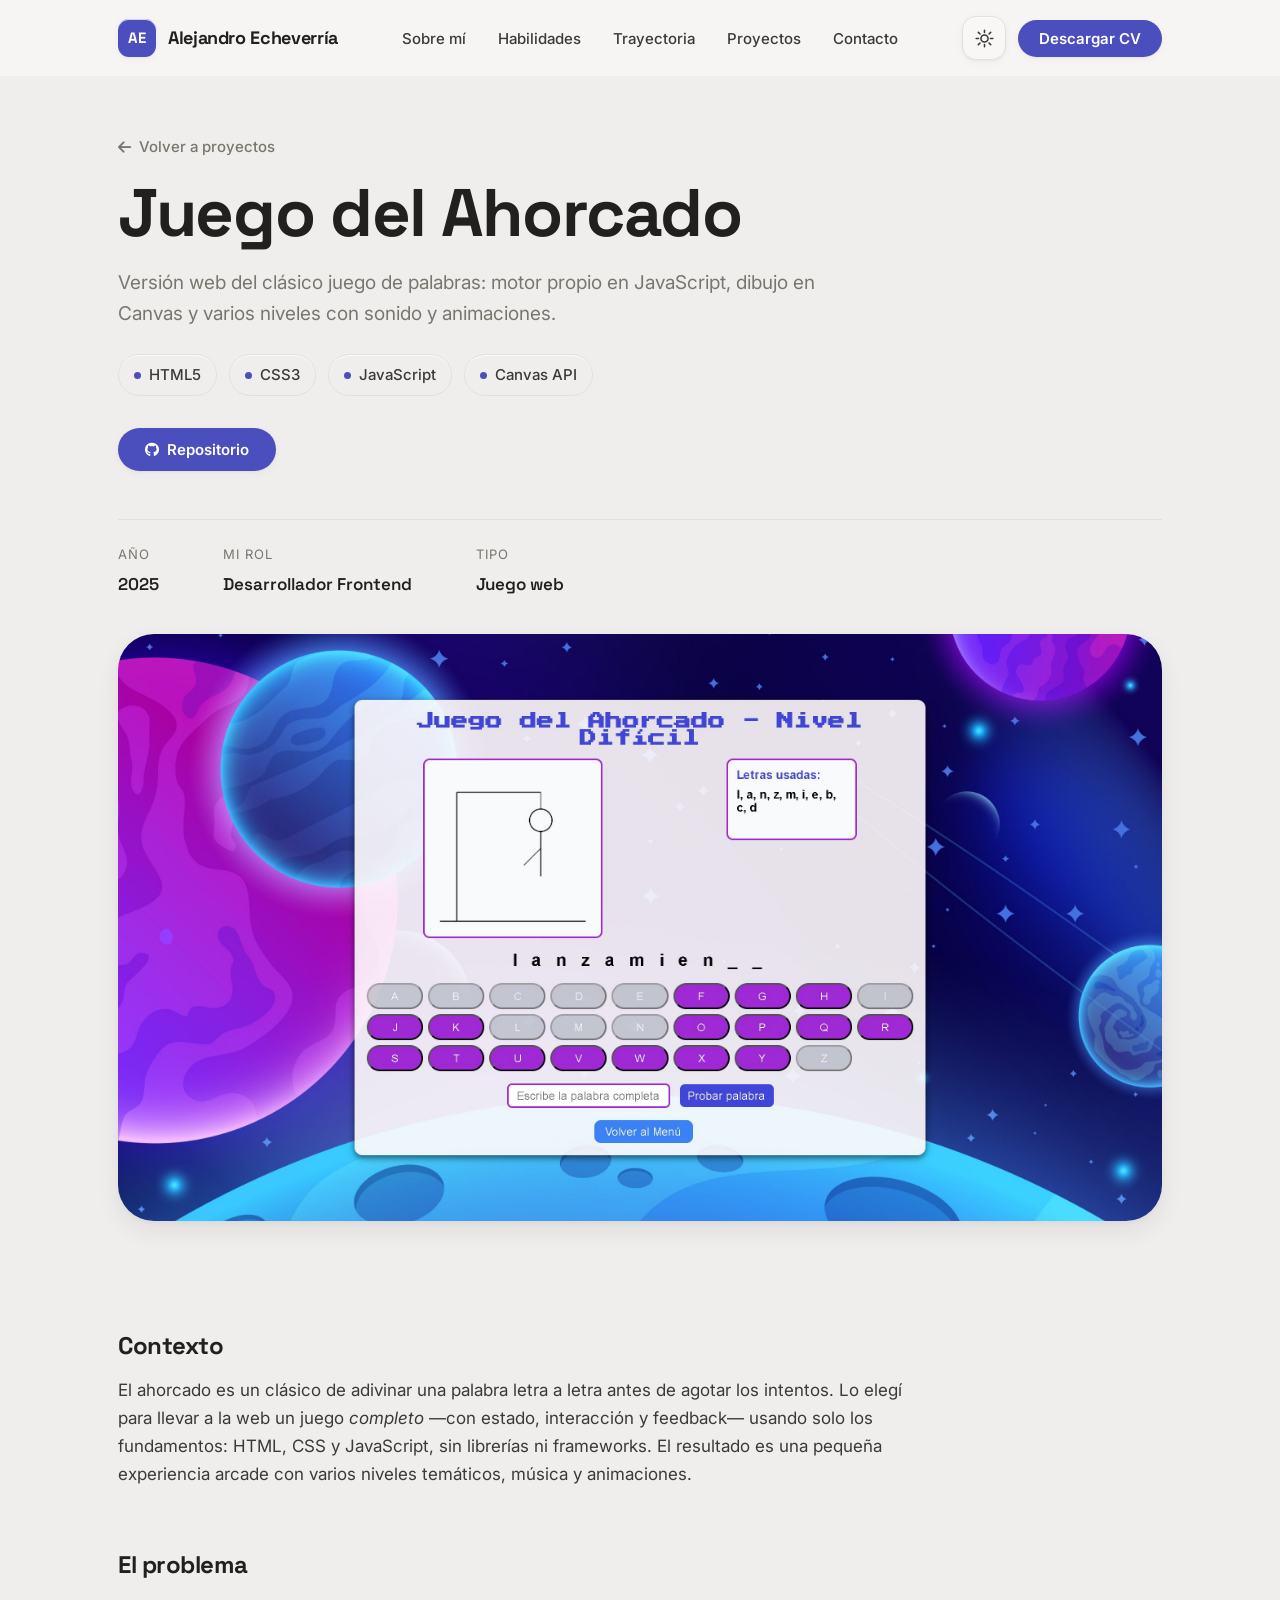
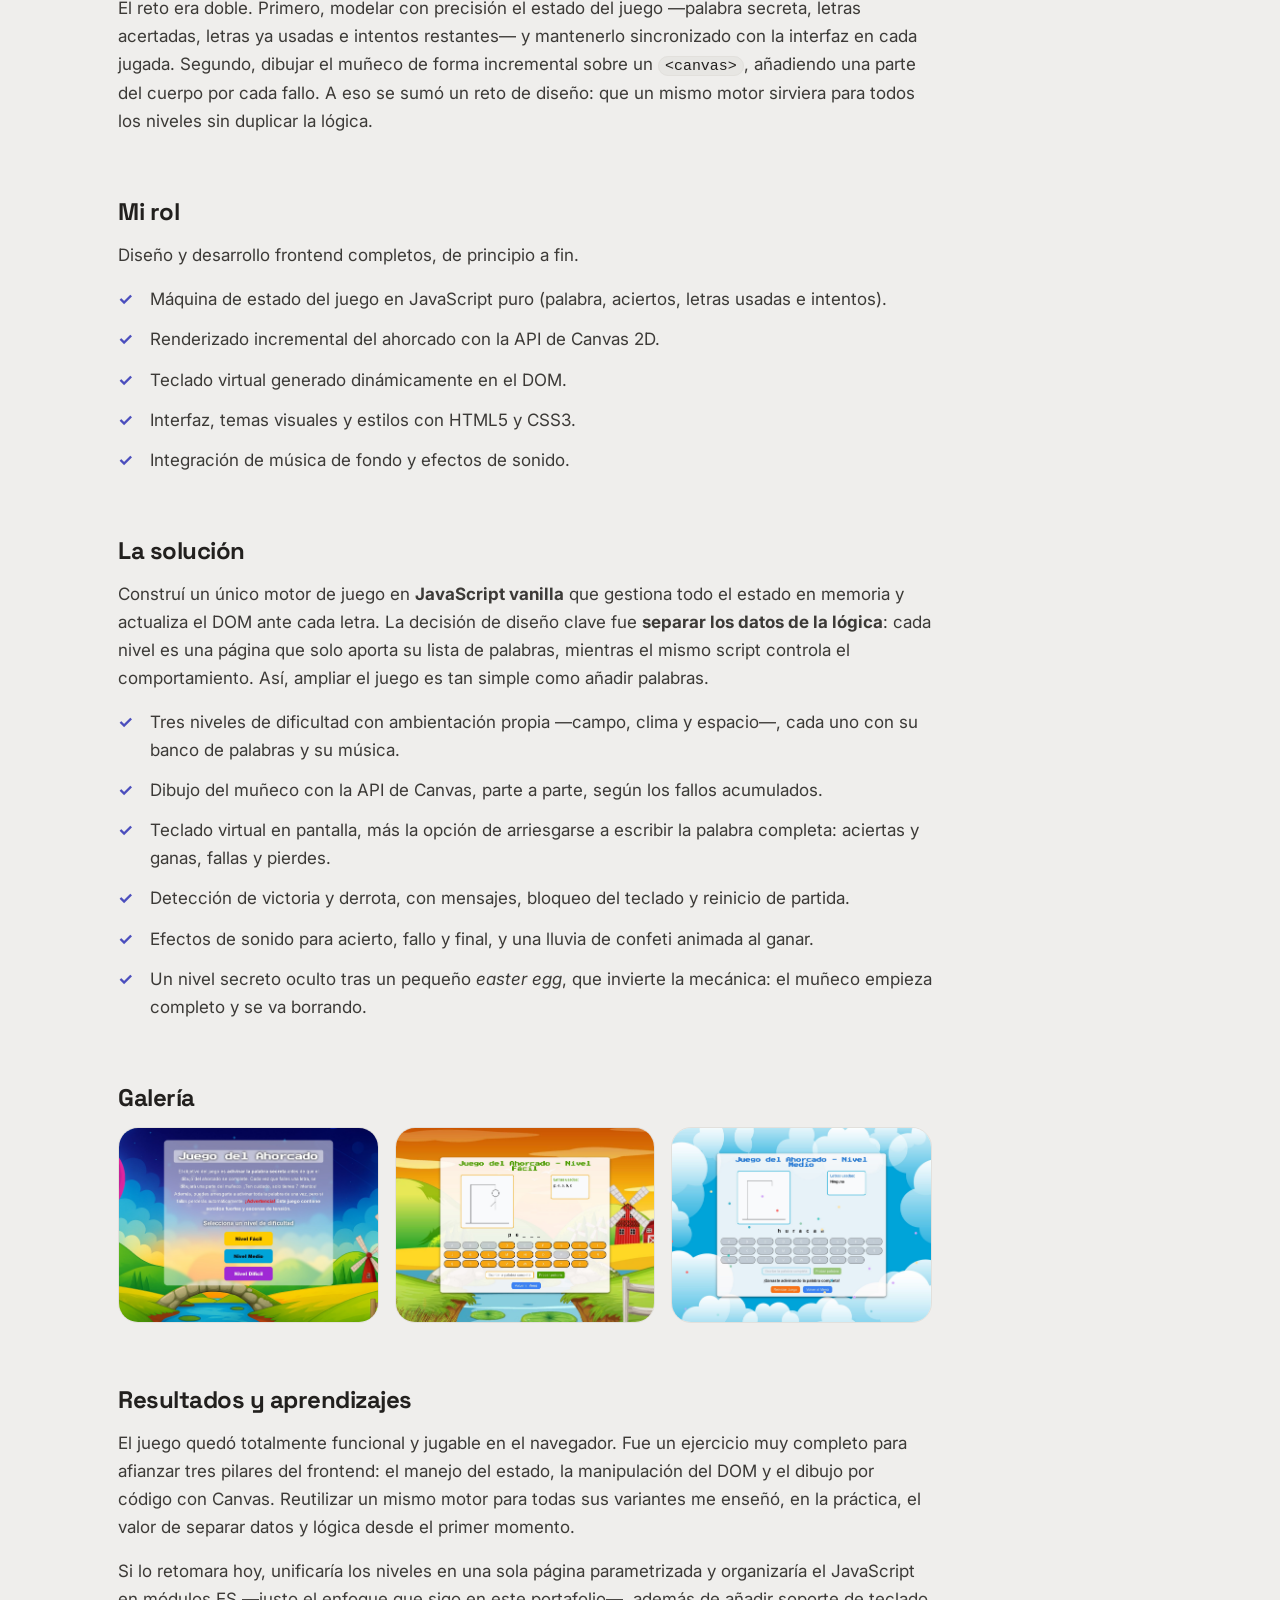
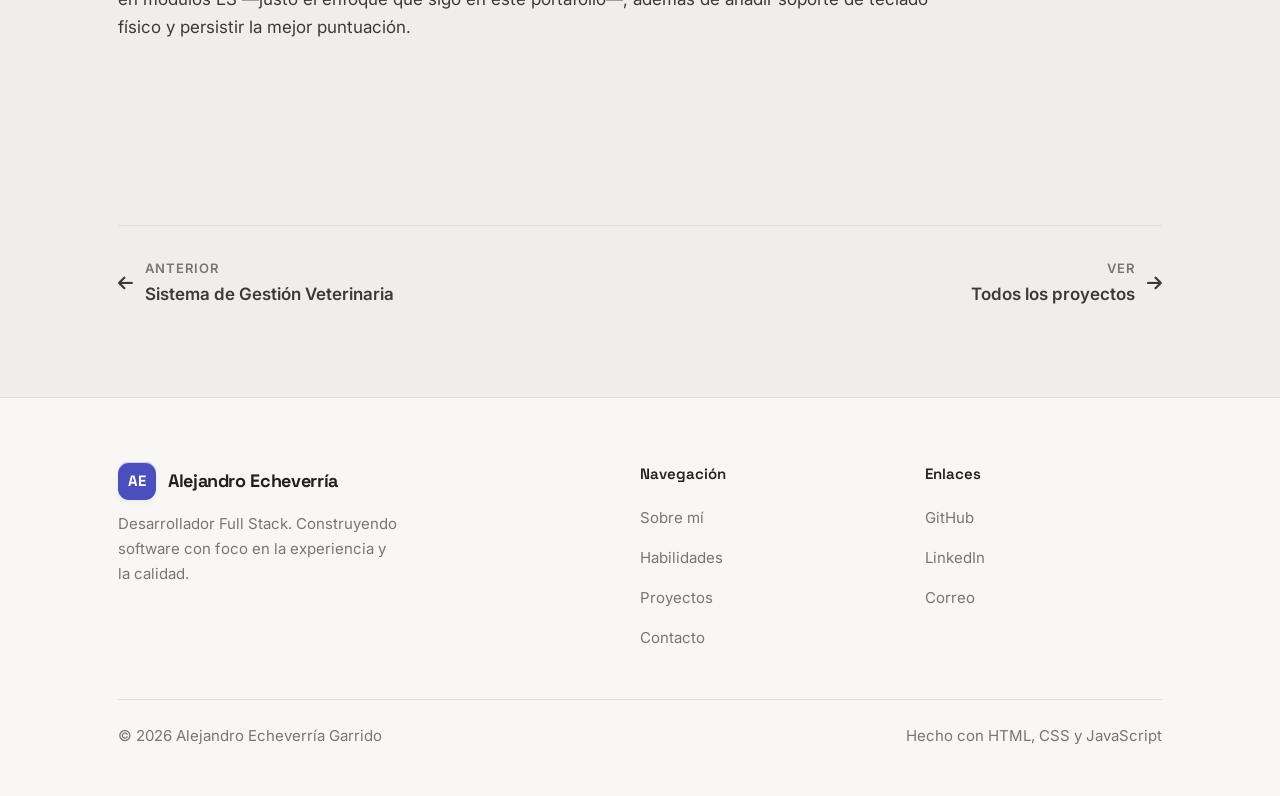
<file: proyectos/juego-del-ahorcado.html>
<!DOCTYPE html>
<html lang="es">
<head>
  <meta charset="UTF-8">
  <meta name="viewport" content="width=device-width, initial-scale=1.0">

  <title>Juego del Ahorcado — Alejandro Echeverría</title>
  <meta name="description" content="Caso de estudio: versión web del clásico juego del ahorcado, con lógica de estado e interfaz interactiva en JavaScript.">

  <meta property="og:type" content="article">
  <meta property="og:title" content="Juego del Ahorcado — Alejandro Echeverría">
  <meta property="og:description" content="Caso de estudio: juego del ahorcado en HTML, CSS y JavaScript vanilla.">
  <meta property="og:image" content="../assets/img/og-image.png">

  <link rel="icon" href="../assets/favicon/favicon-32.png" sizes="32x32" type="image/png">
  <link rel="icon" href="../assets/favicon/favicon.svg" type="image/svg+xml">
  <link rel="apple-touch-icon" href="../assets/favicon/apple-touch-icon.png">

  <script>
    document.documentElement.classList.add("js-nav");
    (function () {
      try {
        if (localStorage.getItem("ae-theme") === "dark") {
          document.documentElement.setAttribute("data-theme", "dark");
        }
      } catch (e) {}
    })();
  </script>

  <link rel="preconnect" href="https://fonts.googleapis.com">
  <link rel="preconnect" href="https://fonts.gstatic.com" crossorigin>
  <link href="https://fonts.googleapis.com/css2?family=Inter:wght@400;500;600;700&family=Space+Grotesk:wght@500;600;700&display=swap" rel="stylesheet">
  <link rel="stylesheet" href="https://cdnjs.cloudflare.com/ajax/libs/font-awesome/6.5.1/css/all.min.css">

  <link rel="stylesheet" href="../css/tokens.css">
  <link rel="stylesheet" href="../css/base.css">
  <link rel="stylesheet" href="../css/layout.css">
  <link rel="stylesheet" href="../css/components.css">
  <link rel="stylesheet" href="../css/sections.css">
  <link rel="stylesheet" href="../css/case-study.css">
</head>

<body>
  <a class="skip-link" href="#contenido">Saltar al contenido</a>

  <!-- Velo de transición entre páginas (lo controla js/modules/transition.js).
       Sin JS nunca se muestra: la clase .js-nav la añade el script del <head>. -->
  <div class="page-veil" data-page-veil aria-hidden="true"></div>

  <header class="header" data-header>
    <div class="container header__inner">
      <a class="brand" href="../index.html#inicio" aria-label="Inicio — Alejandro Echeverría">
        <span class="brand__badge" aria-hidden="true">AE</span>
        Alejandro Echeverría
      </a>
      <nav class="nav" data-nav aria-label="Navegación principal">
        <ul class="nav__list">
          <li><a class="nav__link" href="../index.html#sobre-mi">Sobre mí</a></li>
          <li><a class="nav__link" href="../index.html#habilidades">Habilidades</a></li>
          <li><a class="nav__link" href="../index.html#trayectoria">Trayectoria</a></li>
          <li><a class="nav__link" href="../index.html#proyectos">Proyectos</a></li>
          <li><a class="nav__link" href="../index.html#contacto">Contacto</a></li>
        </ul>
        <a class="btn btn--primary btn--sm nav__cta" href="../assets/docs/cv.pdf" download>Descargar CV</a>
      </nav>
      <div class="header__actions">
        <button class="theme-toggle" data-theme-toggle type="button" aria-label="Cambiar entre tema claro y oscuro" aria-pressed="false">
          <svg class="icon-sun" viewBox="0 0 24 24" fill="none" stroke="currentColor" stroke-width="2" stroke-linecap="round" aria-hidden="true"><circle cx="12" cy="12" r="4.5"/><path d="M12 1.5v3M12 19.5v3M4.2 4.2l2.1 2.1M17.7 17.7l2.1 2.1M1.5 12h3M19.5 12h3M4.2 19.8l2.1-2.1M17.7 6.3l2.1-2.1"/></svg>
          <svg class="icon-moon" viewBox="0 0 24 24" fill="currentColor" aria-hidden="true"><path d="M21 12.8A9 9 0 1 1 11.2 3a7 7 0 0 0 9.8 9.8z"/></svg>
        </button>
        <a class="btn btn--primary btn--sm header__cv" href="../assets/docs/cv.pdf" download>Descargar CV</a>
        <button class="nav-toggle" data-nav-toggle type="button" aria-label="Abrir menú" aria-expanded="false" aria-controls="menu-principal">
          <span></span><span></span><span></span>
        </button>
      </div>
    </div>
  </header>
  <div class="nav-backdrop" data-nav-backdrop aria-hidden="true"></div>

  <main id="contenido">
    <div class="container">

      <section class="case-hero" data-reveal>
        <a class="case-back" href="../index.html#proyectos"><i class="fa-solid fa-arrow-left" aria-hidden="true"></i> Volver a proyectos</a>
        <h1 class="case-hero__title">Juego del Ahorcado</h1>
        <p class="case-hero__tagline">Versión web del clásico juego de palabras: motor propio en JavaScript, dibujo en Canvas y varios niveles con sonido y animaciones.</p>

        <div class="chip-group case-tags">
          <span class="chip"><span class="chip__dot"></span>HTML5</span>
          <span class="chip"><span class="chip__dot"></span>CSS3</span>
          <span class="chip"><span class="chip__dot"></span>JavaScript</span>
          <span class="chip"><span class="chip__dot"></span>Canvas API</span>
        </div>

        <div class="case-hero__actions">
          <!-- TODO: URL real del repositorio en GitHub -->
          <a class="btn btn--primary" href="#" target="_blank" rel="noopener"><i class="fa-brands fa-github" aria-hidden="true"></i> Repositorio</a>
        </div>

        <div class="case-meta">
          <div class="case-meta__item">
            <div class="case-meta__label">Año</div>
            <div class="case-meta__value">2025</div>
          </div>
          <div class="case-meta__item">
            <div class="case-meta__label">Mi rol</div>
            <div class="case-meta__value">Desarrollador Frontend</div>
          </div>
          <div class="case-meta__item">
            <div class="case-meta__label">Tipo</div>
            <div class="case-meta__value">Juego web</div>
          </div>
        </div>
      </section>

      <img class="case-media" data-reveal data-zoomable src="../assets/img/projects/ahorcado-hero.jpg"
        alt="Partida del Juego del Ahorcado en el nivel difícil: el muñeco a medio dibujar, la palabra oculta y el teclado virtual en pantalla." loading="lazy">

      <div class="section case-body">
        <section class="case-section" data-reveal>
          <h2 class="case-section__title">Contexto</h2>
          <p>
            El ahorcado es un clásico de adivinar una palabra letra a letra antes de agotar los
            intentos. Lo elegí para llevar a la web un juego <em>completo</em> —con estado, interacción
            y feedback— usando solo los fundamentos: HTML, CSS y JavaScript, sin librerías ni frameworks.
            El resultado es una pequeña experiencia arcade con varios niveles temáticos, música y
            animaciones.
          </p>
        </section>

        <section class="case-section" data-reveal>
          <h2 class="case-section__title">El problema</h2>
          <p>
            El reto era doble. Primero, modelar con precisión el estado del juego —palabra secreta,
            letras acertadas, letras ya usadas e intentos restantes— y mantenerlo sincronizado con la
            interfaz en cada jugada. Segundo, dibujar el muñeco de forma incremental sobre un
            <code>&lt;canvas&gt;</code>, añadiendo una parte del cuerpo por cada fallo. A eso se sumó un
            reto de diseño: que un mismo motor sirviera para todos los niveles sin duplicar la lógica.
          </p>
        </section>

        <section class="case-section" data-reveal>
          <h2 class="case-section__title">Mi rol</h2>
          <p>Diseño y desarrollo frontend completos, de principio a fin.</p>
          <ul class="case-list">
            <li>Máquina de estado del juego en JavaScript puro (palabra, aciertos, letras usadas e intentos).</li>
            <li>Renderizado incremental del ahorcado con la API de Canvas 2D.</li>
            <li>Teclado virtual generado dinámicamente en el DOM.</li>
            <li>Interfaz, temas visuales y estilos con HTML5 y CSS3.</li>
            <li>Integración de música de fondo y efectos de sonido.</li>
          </ul>
        </section>

        <section class="case-section" data-reveal>
          <h2 class="case-section__title">La solución</h2>
          <p>
            Construí un único motor de juego en <strong>JavaScript vanilla</strong> que gestiona todo el
            estado en memoria y actualiza el DOM ante cada letra. La decisión de diseño clave fue
            <strong>separar los datos de la lógica</strong>: cada nivel es una página que solo aporta su
            lista de palabras, mientras el mismo script controla el comportamiento. Así, ampliar el juego
            es tan simple como añadir palabras.
          </p>
          <ul class="case-list">
            <li>Tres niveles de dificultad con ambientación propia —campo, clima y espacio—, cada uno con su banco de palabras y su música.</li>
            <li>Dibujo del muñeco con la API de Canvas, parte a parte, según los fallos acumulados.</li>
            <li>Teclado virtual en pantalla, más la opción de arriesgarse a escribir la palabra completa: aciertas y ganas, fallas y pierdes.</li>
            <li>Detección de victoria y derrota, con mensajes, bloqueo del teclado y reinicio de partida.</li>
            <li>Efectos de sonido para acierto, fallo y final, y una lluvia de confeti animada al ganar.</li>
            <li>Un nivel secreto oculto tras un pequeño <em>easter egg</em>, que invierte la mecánica: el muñeco empieza completo y se va borrando.</li>
          </ul>
        </section>

        <section class="case-section" data-reveal style="max-width:none">
          <h2 class="case-section__title">Galería</h2>
          <div class="case-gallery">
            <img class="case-gallery__img" data-zoomable src="../assets/img/projects/ahorcado-menu.jpg"
              alt="Menú principal del Juego del Ahorcado con la selección de nivel de dificultad." loading="lazy">
            <img class="case-gallery__img" data-zoomable src="../assets/img/projects/ahorcado-partida.jpg"
              alt="Partida en curso en el nivel fácil, con el muñeco a medio dibujar y las letras ya usadas." loading="lazy">
            <img class="case-gallery__img" data-zoomable src="../assets/img/projects/ahorcado-victoria.jpg"
              alt="Pantalla de victoria con la palabra revelada y la lluvia de confeti." loading="lazy">
          </div>
        </section>

        <section class="case-section" data-reveal>
          <h2 class="case-section__title">Resultados y aprendizajes</h2>
          <p>
            El juego quedó totalmente funcional y jugable en el navegador. Fue un ejercicio muy completo
            para afianzar tres pilares del frontend: el manejo del estado, la manipulación del DOM y el
            dibujo por código con Canvas. Reutilizar un mismo motor para todas sus variantes me enseñó,
            en la práctica, el valor de separar datos y lógica desde el primer momento.
          </p>
          <p>
            Si lo retomara hoy, unificaría los niveles en una sola página parametrizada y organizaría el
            JavaScript en módulos ES —justo el enfoque que sigo en este portafolio—, además de añadir
            soporte de teclado físico y persistir la mejor puntuación.
          </p>
        </section>
      </div>

      <nav class="case-nav" aria-label="Navegación entre proyectos">
        <a class="case-nav__link" href="sistema-gestion-veterinaria.html">
          <i class="fa-solid fa-arrow-left" aria-hidden="true"></i>
          <span><span class="dir">Anterior</span>Sistema de Gestión Veterinaria</span>
        </a>
        <a class="case-nav__link case-nav__link--end" href="../index.html#proyectos">
          <span><span class="dir">Ver</span>Todos los proyectos</span>
          <i class="fa-solid fa-arrow-right" aria-hidden="true"></i>
        </a>
      </nav>

    </div>
  </main>

  <footer class="footer">
    <div class="container">
      <div class="footer__grid">
        <div>
          <a class="brand" href="../index.html#inicio">
            <span class="brand__badge" aria-hidden="true">AE</span>
            Alejandro Echeverría
          </a>
          <p class="footer__brand-desc">Desarrollador Full Stack. Construyendo software con foco en la experiencia y la calidad.</p>
        </div>
        <div>
          <p class="footer__col-title">Navegación</p>
          <ul class="footer__links">
            <li><a href="../index.html#sobre-mi">Sobre mí</a></li>
            <li><a href="../index.html#habilidades">Habilidades</a></li>
            <li><a href="../index.html#proyectos">Proyectos</a></li>
            <li><a href="../index.html#contacto">Contacto</a></li>
          </ul>
        </div>
        <div>
          <p class="footer__col-title">Enlaces</p>
          <ul class="footer__links">
            <li><a href="#" target="_blank" rel="noopener">GitHub</a></li>
            <li><a href="#" target="_blank" rel="noopener">LinkedIn</a></li>
            <li><a href="mailto:tu@correo.com">Correo</a></li>
          </ul>
        </div>
      </div>
      <div class="footer__bottom">
        <span>© <span id="year">2026</span> Alejandro Echeverría Garrido</span>
        <span>Hecho con HTML, CSS y JavaScript</span>
      </div>
    </div>
  </footer>

  <script type="module" src="../js/main.js"></script>
</body>
</html>
</file>
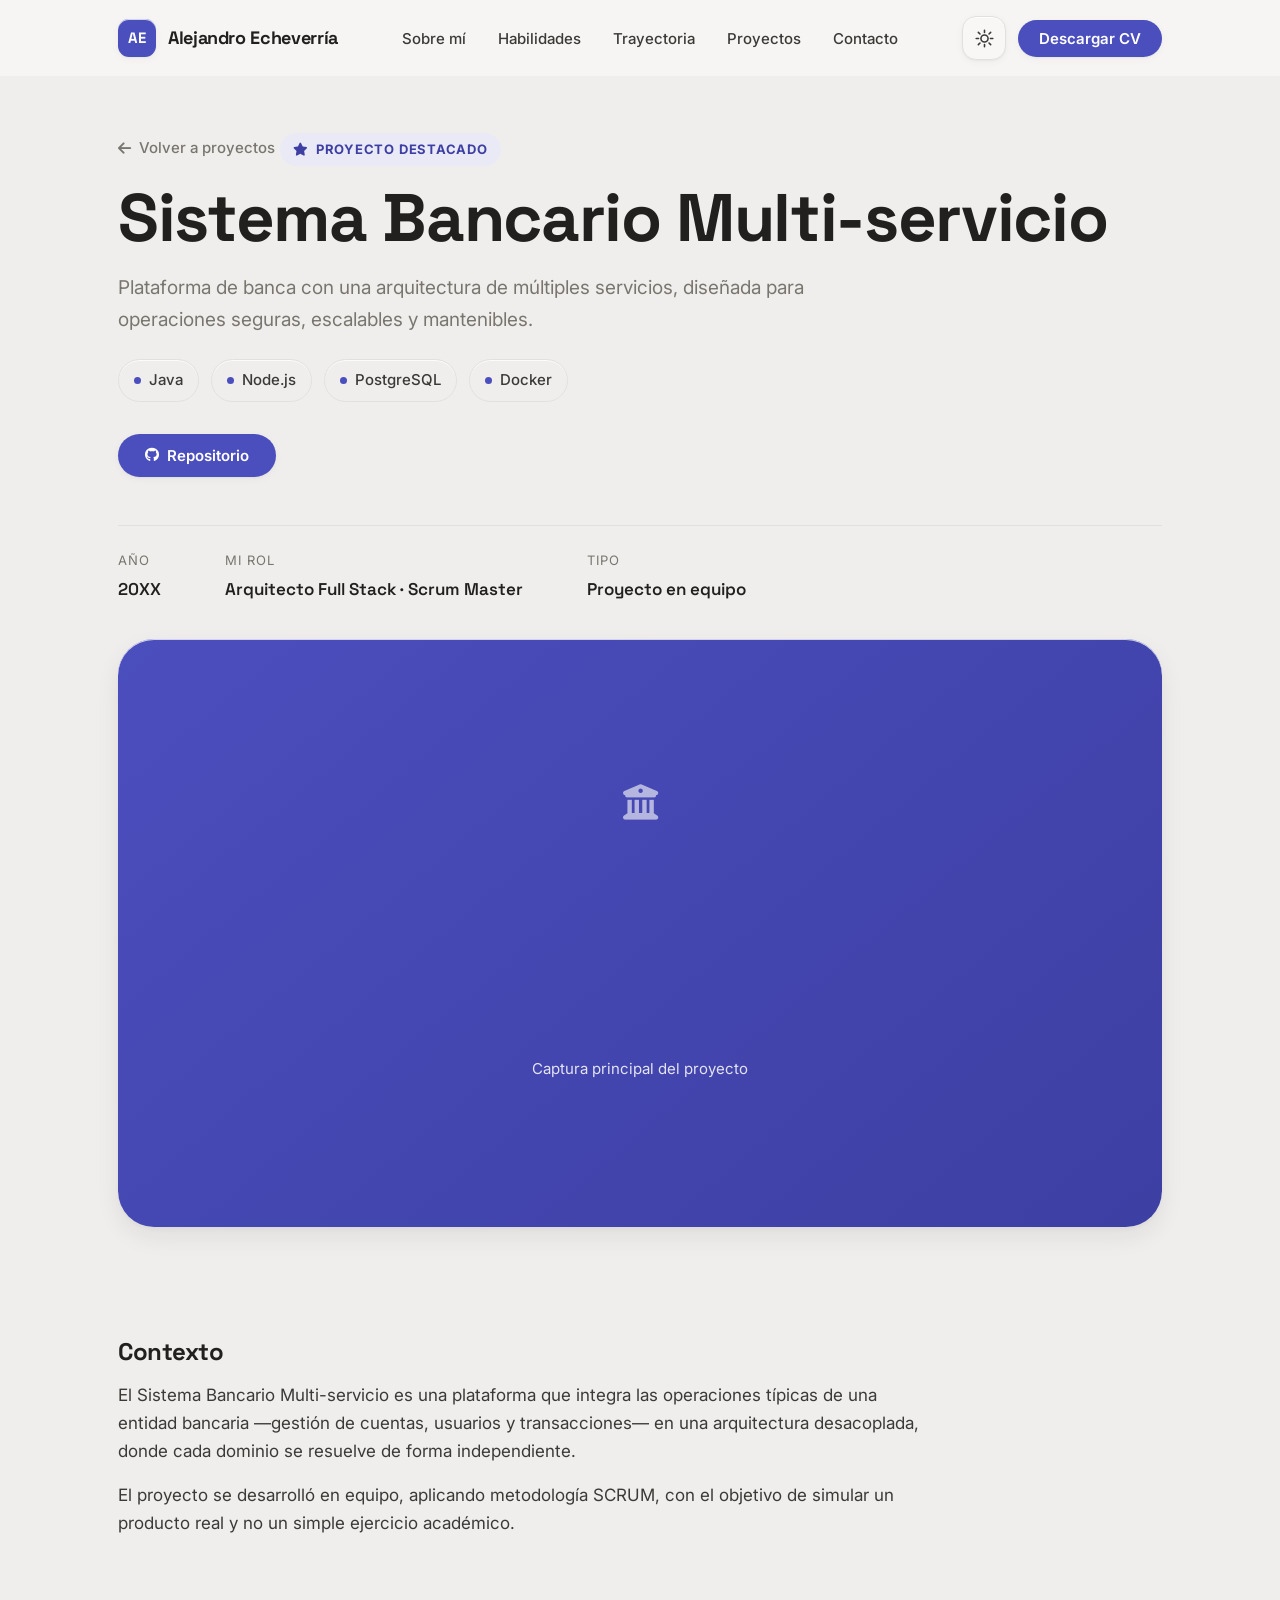
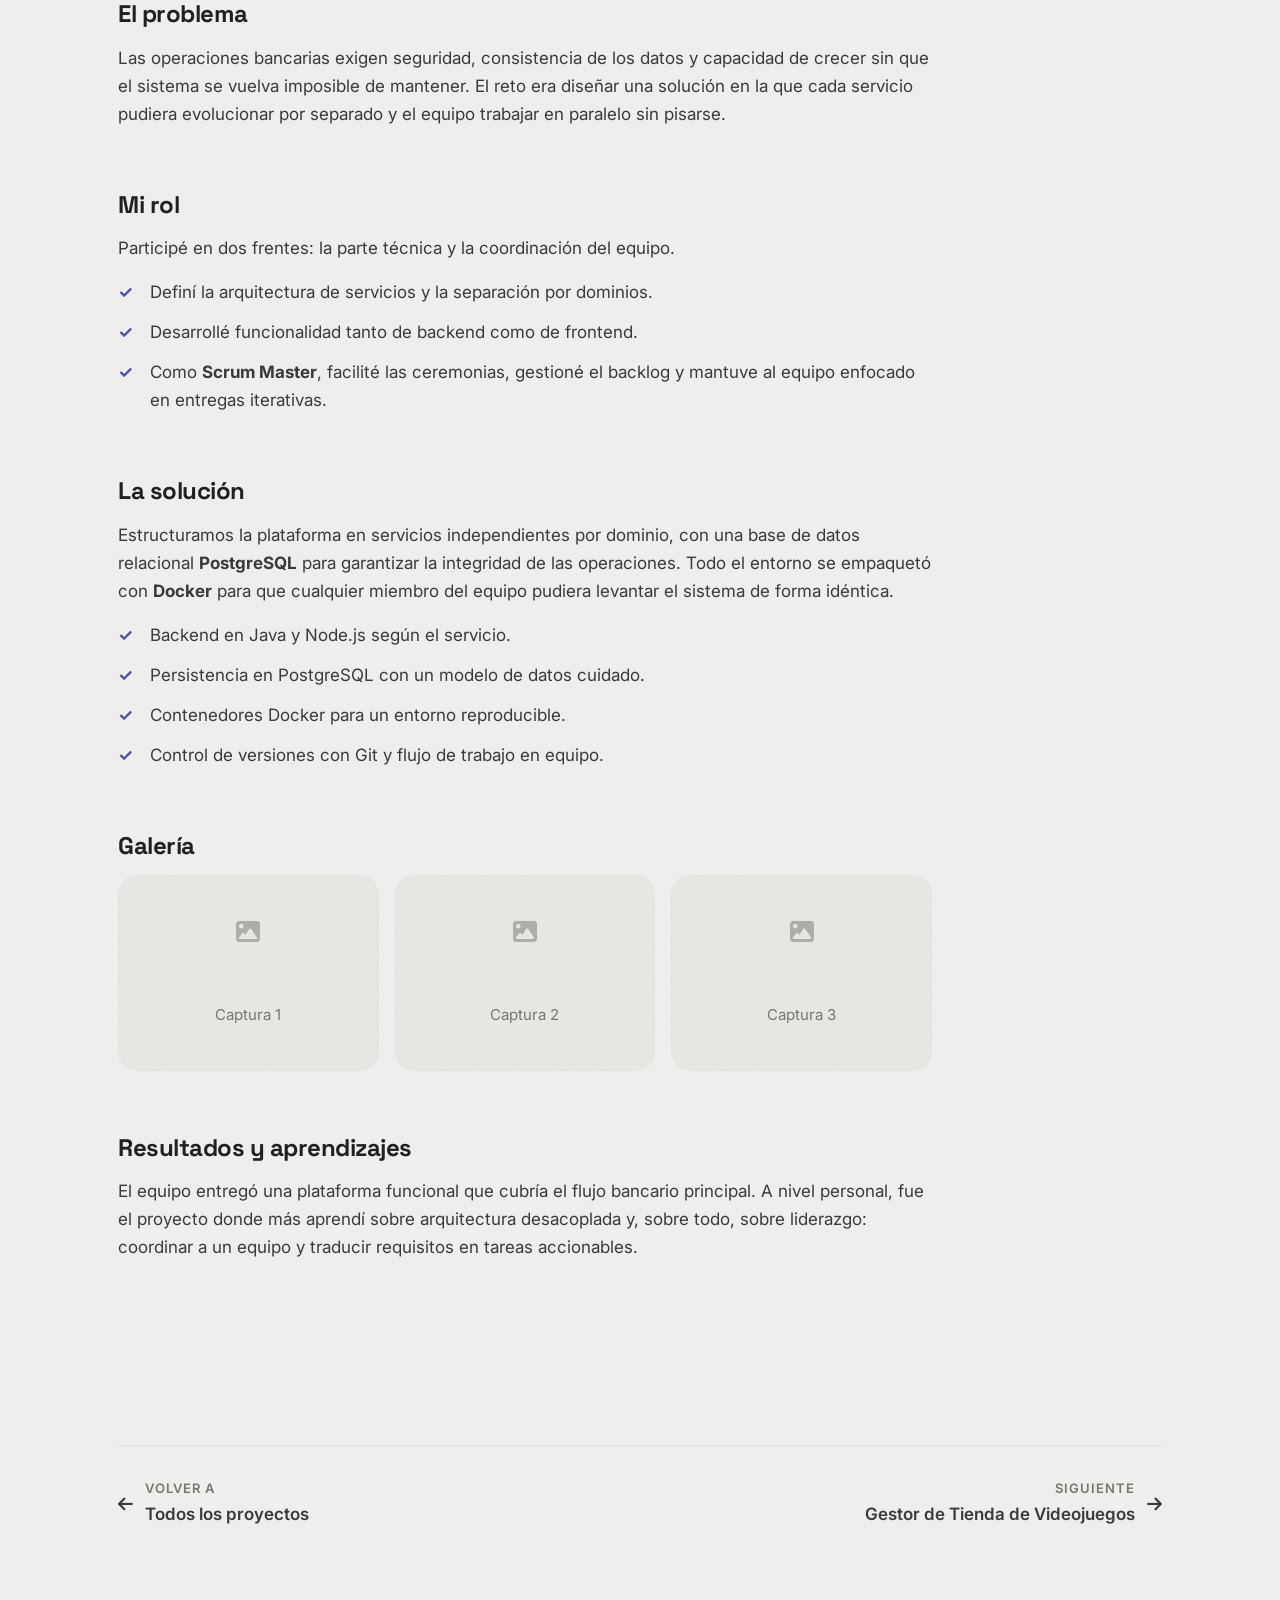
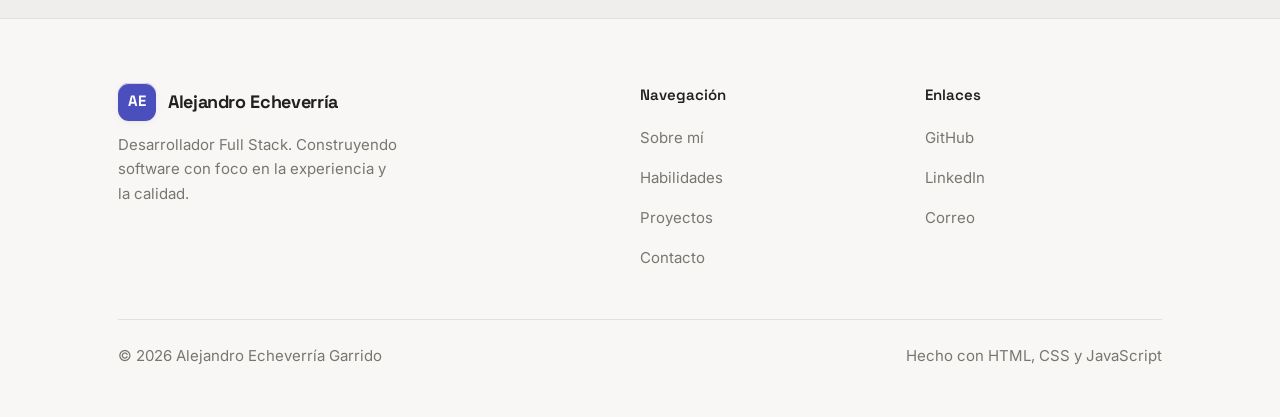
<file: proyectos/sistema-bancario-multiservicio.html>
<!DOCTYPE html>
<html lang="es">
<head>
  <meta charset="UTF-8">
  <meta name="viewport" content="width=device-width, initial-scale=1.0">

  <title>Sistema Bancario Multi-servicio — Alejandro Echeverría</title>
  <meta name="description" content="Caso de estudio: plataforma de banca con arquitectura de múltiples servicios. Arquitectura full stack y coordinación como Scrum Master.">

  <meta property="og:type" content="article">
  <meta property="og:title" content="Sistema Bancario Multi-servicio — Alejandro Echeverría">
  <meta property="og:description" content="Caso de estudio: plataforma de banca multi-servicio en Java, Node.js, PostgreSQL y Docker.">
  <meta property="og:image" content="../assets/img/og-image.png">

  <link rel="icon" href="../assets/favicon/favicon-32.png" sizes="32x32" type="image/png">
  <link rel="icon" href="../assets/favicon/favicon.svg" type="image/svg+xml">
  <link rel="apple-touch-icon" href="../assets/favicon/apple-touch-icon.png">

  <script>
    document.documentElement.classList.add("js-nav");
    (function () {
      try {
        if (localStorage.getItem("ae-theme") === "dark") {
          document.documentElement.setAttribute("data-theme", "dark");
        }
      } catch (e) {}
    })();
  </script>

  <link rel="preconnect" href="https://fonts.googleapis.com">
  <link rel="preconnect" href="https://fonts.gstatic.com" crossorigin>
  <link href="https://fonts.googleapis.com/css2?family=Inter:wght@400;500;600;700&family=Space+Grotesk:wght@500;600;700&display=swap" rel="stylesheet">
  <link rel="stylesheet" href="https://cdnjs.cloudflare.com/ajax/libs/font-awesome/6.5.1/css/all.min.css">

  <link rel="stylesheet" href="../css/tokens.css">
  <link rel="stylesheet" href="../css/base.css">
  <link rel="stylesheet" href="../css/layout.css">
  <link rel="stylesheet" href="../css/components.css">
  <link rel="stylesheet" href="../css/sections.css">
  <link rel="stylesheet" href="../css/case-study.css">
</head>

<body>
  <a class="skip-link" href="#contenido">Saltar al contenido</a>

  <!-- Velo de transición entre páginas (lo controla js/modules/transition.js).
       Sin JS nunca se muestra: la clase .js-nav la añade el script del <head>. -->
  <div class="page-veil" data-page-veil aria-hidden="true"></div>

  <!-- HEADER -->
  <header class="header" data-header>
    <div class="container header__inner">
      <a class="brand" href="../index.html#inicio" aria-label="Inicio — Alejandro Echeverría">
        <span class="brand__badge" aria-hidden="true">AE</span>
        Alejandro Echeverría
      </a>

      <nav class="nav" data-nav aria-label="Navegación principal">
        <ul class="nav__list">
          <li><a class="nav__link" href="../index.html#sobre-mi">Sobre mí</a></li>
          <li><a class="nav__link" href="../index.html#habilidades">Habilidades</a></li>
          <li><a class="nav__link" href="../index.html#trayectoria">Trayectoria</a></li>
          <li><a class="nav__link" href="../index.html#proyectos">Proyectos</a></li>
          <li><a class="nav__link" href="../index.html#contacto">Contacto</a></li>
        </ul>
        <a class="btn btn--primary btn--sm nav__cta" href="../assets/docs/cv.pdf" download>Descargar CV</a>
      </nav>

      <div class="header__actions">
        <button class="theme-toggle" data-theme-toggle type="button" aria-label="Cambiar entre tema claro y oscuro" aria-pressed="false">
          <svg class="icon-sun" viewBox="0 0 24 24" fill="none" stroke="currentColor" stroke-width="2" stroke-linecap="round" aria-hidden="true"><circle cx="12" cy="12" r="4.5"/><path d="M12 1.5v3M12 19.5v3M4.2 4.2l2.1 2.1M17.7 17.7l2.1 2.1M1.5 12h3M19.5 12h3M4.2 19.8l2.1-2.1M17.7 6.3l2.1-2.1"/></svg>
          <svg class="icon-moon" viewBox="0 0 24 24" fill="currentColor" aria-hidden="true"><path d="M21 12.8A9 9 0 1 1 11.2 3a7 7 0 0 0 9.8 9.8z"/></svg>
        </button>
        <a class="btn btn--primary btn--sm header__cv" href="../assets/docs/cv.pdf" download>Descargar CV</a>
        <button class="nav-toggle" data-nav-toggle type="button" aria-label="Abrir menú" aria-expanded="false" aria-controls="menu-principal">
          <span></span><span></span><span></span>
        </button>
      </div>
    </div>
  </header>
  <div class="nav-backdrop" data-nav-backdrop aria-hidden="true"></div>

  <main id="contenido">
    <div class="container">

      <!-- CABECERA DEL PROYECTO -->
      <section class="case-hero" data-reveal>
        <a class="case-back" href="../index.html#proyectos"><i class="fa-solid fa-arrow-left" aria-hidden="true"></i> Volver a proyectos</a>
        <span class="badge"><i class="fa-solid fa-star" aria-hidden="true"></i> Proyecto destacado</span>
        <h1 class="case-hero__title">Sistema Bancario Multi-servicio</h1>
        <p class="case-hero__tagline">Plataforma de banca con una arquitectura de múltiples servicios, diseñada para operaciones seguras, escalables y mantenibles.</p>

        <div class="chip-group case-tags">
          <span class="chip"><span class="chip__dot"></span>Java</span>
          <span class="chip"><span class="chip__dot"></span>Node.js</span>
          <span class="chip"><span class="chip__dot"></span>PostgreSQL</span>
          <span class="chip"><span class="chip__dot"></span>Docker</span>
        </div>

        <div class="case-hero__actions">
          <!-- TODO: URL real del repositorio en GitHub -->
          <a class="btn btn--primary" href="#" target="_blank" rel="noopener"><i class="fa-brands fa-github" aria-hidden="true"></i> Repositorio</a>
        </div>

        <div class="case-meta">
          <div class="case-meta__item">
            <div class="case-meta__label">Año</div>
            <div class="case-meta__value">20XX</div><!-- TODO -->
          </div>
          <div class="case-meta__item">
            <div class="case-meta__label">Mi rol</div>
            <div class="case-meta__value">Arquitecto Full Stack · Scrum Master</div>
          </div>
          <div class="case-meta__item">
            <div class="case-meta__label">Tipo</div>
            <div class="case-meta__value">Proyecto en equipo</div>
          </div>
        </div>
      </section>

      <!-- IMAGEN PRINCIPAL -->
      <!-- TODO: reemplazar por <img src="../assets/img/projects/bancario-hero.png" alt="..." loading="lazy"> -->
      <div class="case-media" data-reveal role="img" aria-label="Captura principal del Sistema Bancario Multi-servicio">
        <i class="fa-solid fa-building-columns" aria-hidden="true"></i>
        <span>Captura principal del proyecto</span>
      </div>

      <!-- CUERPO -->
      <div class="section case-body">
        <section class="case-section" data-reveal>
          <h2 class="case-section__title">Contexto</h2>
          <p>
            El Sistema Bancario Multi-servicio es una plataforma que integra las operaciones típicas
            de una entidad bancaria —gestión de cuentas, usuarios y transacciones— en una arquitectura
            desacoplada, donde cada dominio se resuelve de forma independiente.
          </p>
          <p>
            El proyecto se desarrolló en equipo, aplicando metodología SCRUM, con el objetivo de simular
            un producto real y no un simple ejercicio académico.
          </p>
        </section>

        <section class="case-section" data-reveal>
          <h2 class="case-section__title">El problema</h2>
          <p>
            Las operaciones bancarias exigen seguridad, consistencia de los datos y capacidad de crecer
            sin que el sistema se vuelva imposible de mantener. El reto era diseñar una solución en la
            que cada servicio pudiera evolucionar por separado y el equipo trabajar en paralelo sin
            pisarse.
          </p>
        </section>

        <section class="case-section" data-reveal>
          <h2 class="case-section__title">Mi rol</h2>
          <p>Participé en dos frentes: la parte técnica y la coordinación del equipo.</p>
          <ul class="case-list">
            <li>Definí la arquitectura de servicios y la separación por dominios.</li>
            <li>Desarrollé funcionalidad tanto de backend como de frontend.</li>
            <li>Como <strong>Scrum Master</strong>, facilité las ceremonias, gestioné el backlog y mantuve al equipo enfocado en entregas iterativas.</li>
          </ul>
        </section>

        <section class="case-section" data-reveal>
          <h2 class="case-section__title">La solución</h2>
          <p>
            Estructuramos la plataforma en servicios independientes por dominio, con una base de datos
            relacional <strong>PostgreSQL</strong> para garantizar la integridad de las operaciones.
            Todo el entorno se empaquetó con <strong>Docker</strong> para que cualquier miembro del
            equipo pudiera levantar el sistema de forma idéntica.
          </p>
          <ul class="case-list">
            <li>Backend en Java y Node.js según el servicio.</li>
            <li>Persistencia en PostgreSQL con un modelo de datos cuidado.</li>
            <li>Contenedores Docker para un entorno reproducible.</li>
            <li>Control de versiones con Git y flujo de trabajo en equipo.</li>
          </ul>
        </section>

        <section class="case-section" data-reveal style="max-width:none">
          <h2 class="case-section__title">Galería</h2>
          <!-- TODO: reemplazar cada bloque por <img loading="lazy"> con capturas reales -->
          <div class="case-gallery">
            <div class="case-gallery__item"><i class="fa-solid fa-image" aria-hidden="true"></i> Captura 1</div>
            <div class="case-gallery__item"><i class="fa-solid fa-image" aria-hidden="true"></i> Captura 2</div>
            <div class="case-gallery__item"><i class="fa-solid fa-image" aria-hidden="true"></i> Captura 3</div>
          </div>
        </section>

        <section class="case-section" data-reveal>
          <h2 class="case-section__title">Resultados y aprendizajes</h2>
          <p>
            El equipo entregó una plataforma funcional que cubría el flujo bancario principal. A nivel
            personal, fue el proyecto donde más aprendí sobre arquitectura desacoplada y, sobre todo,
            sobre liderazgo: coordinar a un equipo y traducir requisitos en tareas accionables.
          </p>
        </section>
      </div>

      <!-- NAVEGACIÓN ENTRE PROYECTOS -->
      <nav class="case-nav" aria-label="Navegación entre proyectos">
        <a class="case-nav__link" href="../index.html#proyectos">
          <i class="fa-solid fa-arrow-left" aria-hidden="true"></i>
          <span><span class="dir">Volver a</span>Todos los proyectos</span>
        </a>
        <a class="case-nav__link case-nav__link--end" href="gestor-tienda-videojuegos.html">
          <span><span class="dir">Siguiente</span>Gestor de Tienda de Videojuegos</span>
          <i class="fa-solid fa-arrow-right" aria-hidden="true"></i>
        </a>
      </nav>

    </div>
  </main>

  <!-- FOOTER -->
  <footer class="footer">
    <div class="container">
      <div class="footer__grid">
        <div>
          <a class="brand" href="../index.html#inicio">
            <span class="brand__badge" aria-hidden="true">AE</span>
            Alejandro Echeverría
          </a>
          <p class="footer__brand-desc">Desarrollador Full Stack. Construyendo software con foco en la experiencia y la calidad.</p>
        </div>
        <div>
          <p class="footer__col-title">Navegación</p>
          <ul class="footer__links">
            <li><a href="../index.html#sobre-mi">Sobre mí</a></li>
            <li><a href="../index.html#habilidades">Habilidades</a></li>
            <li><a href="../index.html#proyectos">Proyectos</a></li>
            <li><a href="../index.html#contacto">Contacto</a></li>
          </ul>
        </div>
        <div>
          <p class="footer__col-title">Enlaces</p>
          <ul class="footer__links">
            <li><a href="#" target="_blank" rel="noopener">GitHub</a></li>
            <li><a href="#" target="_blank" rel="noopener">LinkedIn</a></li>
            <li><a href="mailto:tu@correo.com">Correo</a></li>
          </ul>
        </div>
      </div>
      <div class="footer__bottom">
        <span>© <span id="year">2026</span> Alejandro Echeverría Garrido</span>
        <span>Hecho con HTML, CSS y JavaScript</span>
      </div>
    </div>
  </footer>

  <script type="module" src="../js/main.js"></script>
</body>
</html>
</file>
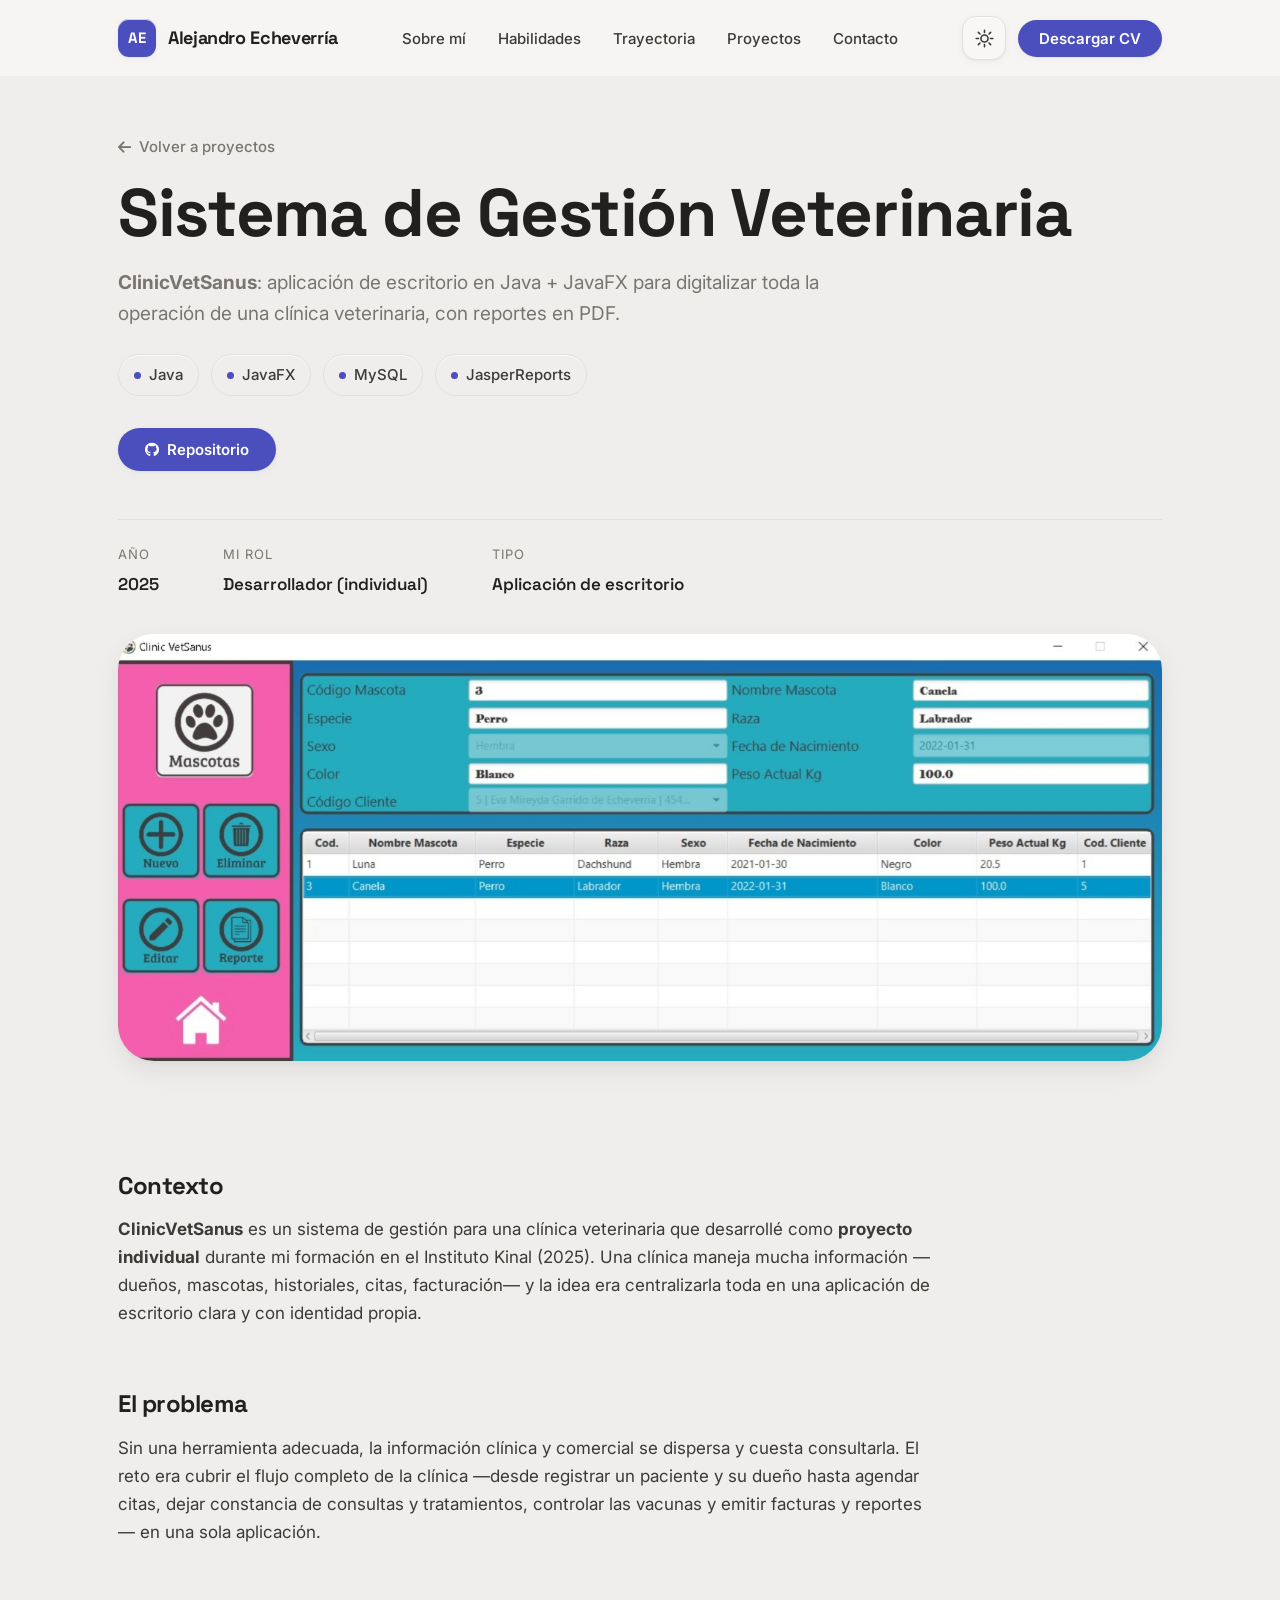
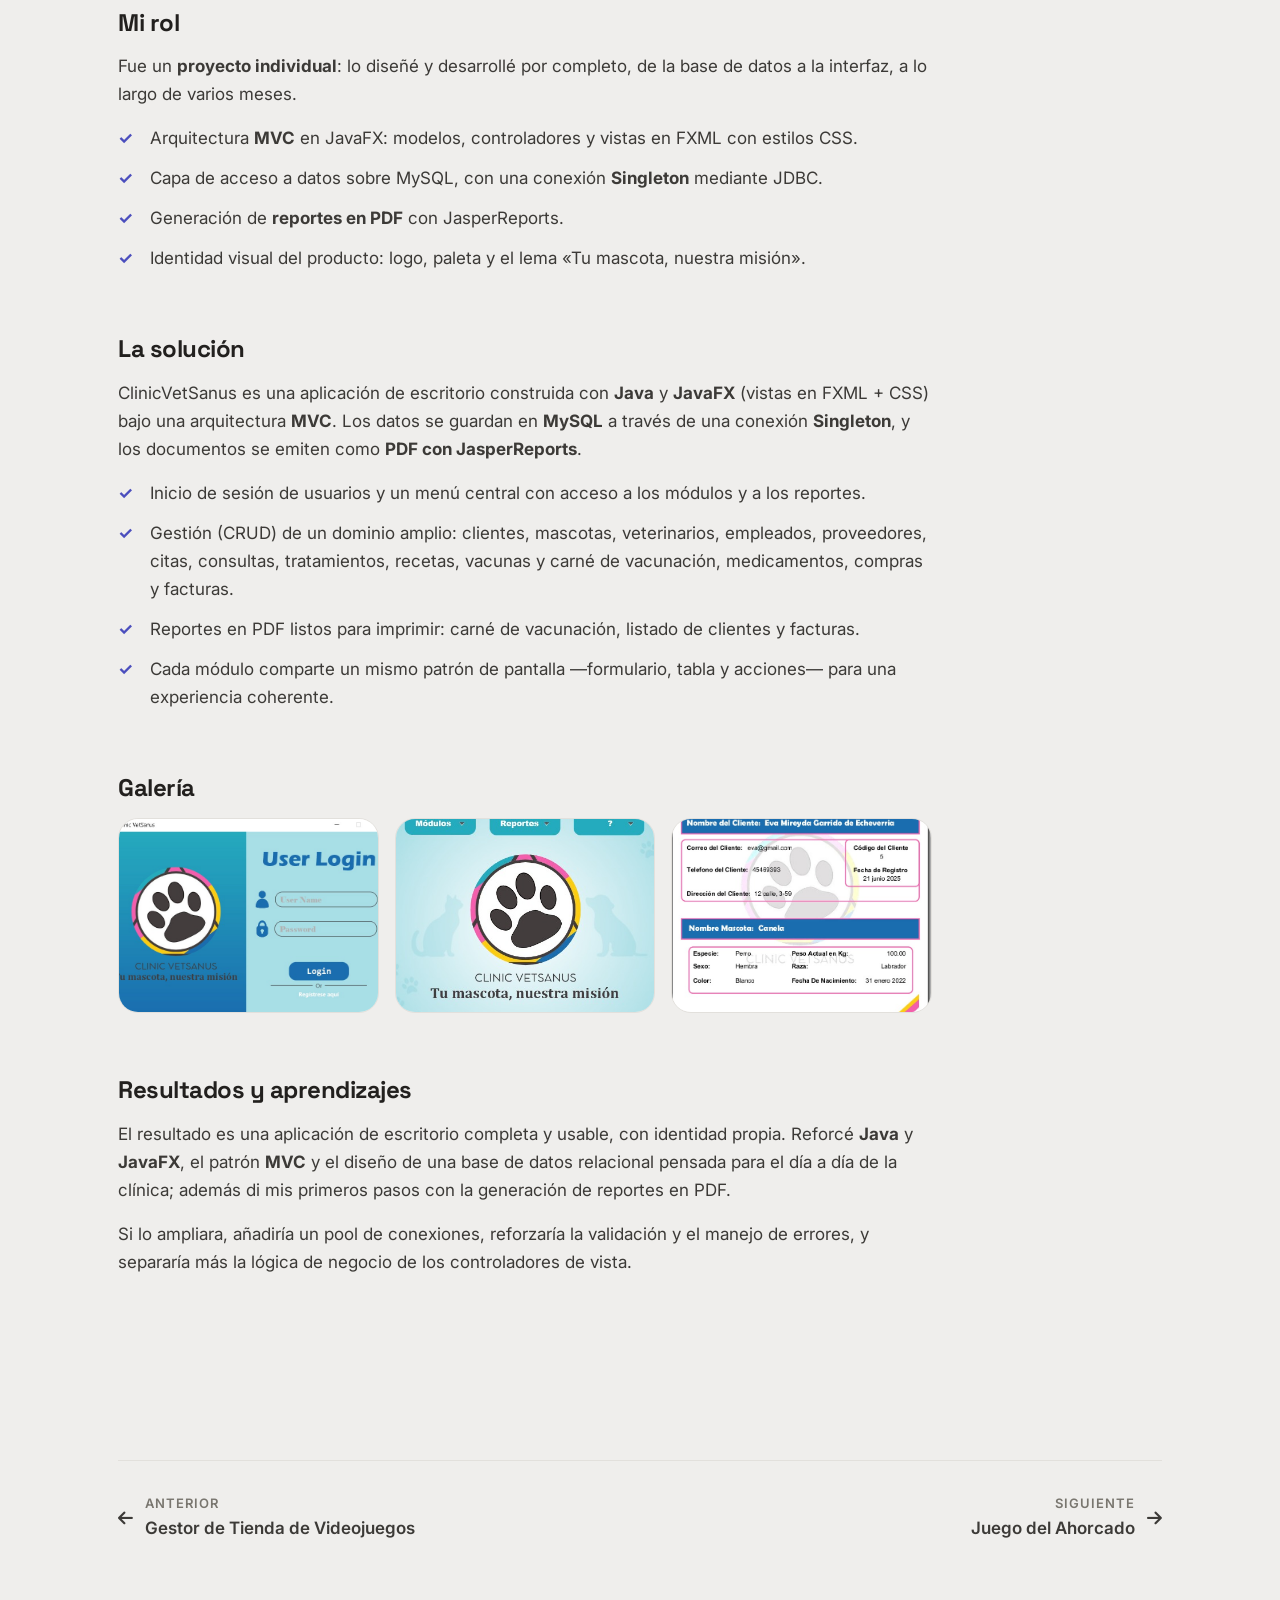
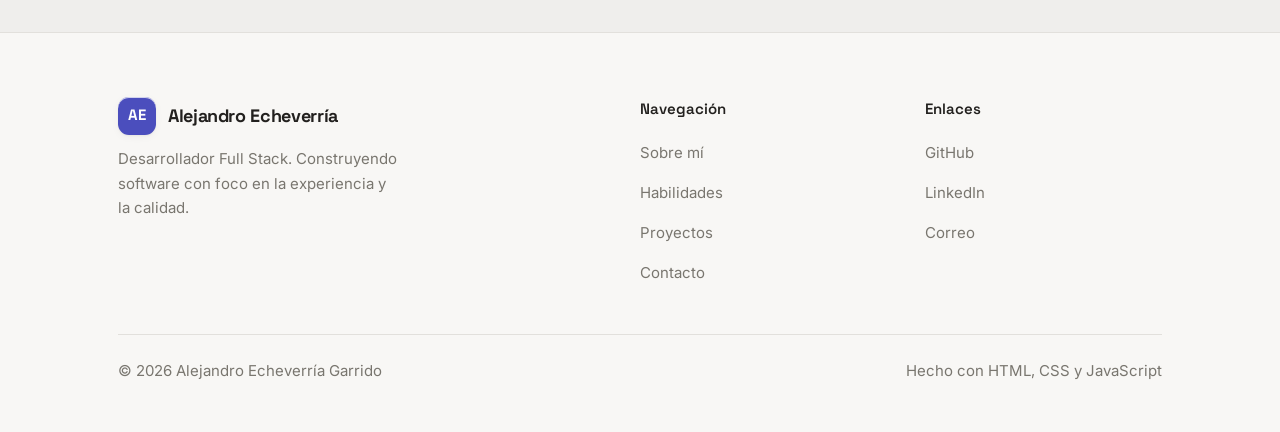
<file: proyectos/sistema-gestion-veterinaria.html>
<!DOCTYPE html>
<html lang="es">
<head>
  <meta charset="UTF-8">
  <meta name="viewport" content="width=device-width, initial-scale=1.0">

  <title>Sistema de Gestión Veterinaria — Alejandro Echeverría</title>
  <meta name="description" content="Caso de estudio: ClinicVetSanus, aplicación de escritorio en Java + JavaFX (MVC) para gestionar una clínica veterinaria —pacientes, citas, historiales, facturación y reportes PDF— con MySQL.">

  <meta property="og:type" content="article">
  <meta property="og:title" content="Sistema de Gestión Veterinaria — Alejandro Echeverría">
  <meta property="og:description" content="Caso de estudio: ClinicVetSanus, gestión integral de una clínica veterinaria en Java + JavaFX con MySQL y reportes PDF.">
  <meta property="og:image" content="../assets/img/projects/clinic-hero.jpeg">

  <link rel="icon" href="../assets/favicon/favicon-32.png" sizes="32x32" type="image/png">
  <link rel="icon" href="../assets/favicon/favicon.svg" type="image/svg+xml">
  <link rel="apple-touch-icon" href="../assets/favicon/apple-touch-icon.png">

  <script>
    document.documentElement.classList.add("js-nav");
    (function () {
      try {
        if (localStorage.getItem("ae-theme") === "dark") {
          document.documentElement.setAttribute("data-theme", "dark");
        }
      } catch (e) {}
    })();
  </script>

  <link rel="preconnect" href="https://fonts.googleapis.com">
  <link rel="preconnect" href="https://fonts.gstatic.com" crossorigin>
  <link href="https://fonts.googleapis.com/css2?family=Inter:wght@400;500;600;700&family=Space+Grotesk:wght@500;600;700&display=swap" rel="stylesheet">
  <link rel="stylesheet" href="https://cdnjs.cloudflare.com/ajax/libs/font-awesome/6.5.1/css/all.min.css">

  <link rel="stylesheet" href="../css/tokens.css">
  <link rel="stylesheet" href="../css/base.css">
  <link rel="stylesheet" href="../css/layout.css">
  <link rel="stylesheet" href="../css/components.css">
  <link rel="stylesheet" href="../css/sections.css">
  <link rel="stylesheet" href="../css/case-study.css">
</head>

<body>
  <a class="skip-link" href="#contenido">Saltar al contenido</a>

  <!-- Velo de transición entre páginas (lo controla js/modules/transition.js).
       Sin JS nunca se muestra: la clase .js-nav la añade el script del <head>. -->
  <div class="page-veil" data-page-veil aria-hidden="true"></div>

  <header class="header" data-header>
    <div class="container header__inner">
      <a class="brand" href="../index.html#inicio" aria-label="Inicio — Alejandro Echeverría">
        <span class="brand__badge" aria-hidden="true">AE</span>
        Alejandro Echeverría
      </a>
      <nav class="nav" data-nav aria-label="Navegación principal">
        <ul class="nav__list">
          <li><a class="nav__link" href="../index.html#sobre-mi">Sobre mí</a></li>
          <li><a class="nav__link" href="../index.html#habilidades">Habilidades</a></li>
          <li><a class="nav__link" href="../index.html#trayectoria">Trayectoria</a></li>
          <li><a class="nav__link" href="../index.html#proyectos">Proyectos</a></li>
          <li><a class="nav__link" href="../index.html#contacto">Contacto</a></li>
        </ul>
        <a class="btn btn--primary btn--sm nav__cta" href="../assets/docs/cv.pdf" download>Descargar CV</a>
      </nav>
      <div class="header__actions">
        <button class="theme-toggle" data-theme-toggle type="button" aria-label="Cambiar entre tema claro y oscuro" aria-pressed="false">
          <svg class="icon-sun" viewBox="0 0 24 24" fill="none" stroke="currentColor" stroke-width="2" stroke-linecap="round" aria-hidden="true"><circle cx="12" cy="12" r="4.5"/><path d="M12 1.5v3M12 19.5v3M4.2 4.2l2.1 2.1M17.7 17.7l2.1 2.1M1.5 12h3M19.5 12h3M4.2 19.8l2.1-2.1M17.7 6.3l2.1-2.1"/></svg>
          <svg class="icon-moon" viewBox="0 0 24 24" fill="currentColor" aria-hidden="true"><path d="M21 12.8A9 9 0 1 1 11.2 3a7 7 0 0 0 9.8 9.8z"/></svg>
        </button>
        <a class="btn btn--primary btn--sm header__cv" href="../assets/docs/cv.pdf" download>Descargar CV</a>
        <button class="nav-toggle" data-nav-toggle type="button" aria-label="Abrir menú" aria-expanded="false" aria-controls="menu-principal">
          <span></span><span></span><span></span>
        </button>
      </div>
    </div>
  </header>
  <div class="nav-backdrop" data-nav-backdrop aria-hidden="true"></div>

  <main id="contenido">
    <div class="container">

      <section class="case-hero" data-reveal>
        <a class="case-back" href="../index.html#proyectos"><i class="fa-solid fa-arrow-left" aria-hidden="true"></i> Volver a proyectos</a>
        <h1 class="case-hero__title">Sistema de Gestión Veterinaria</h1>
        <p class="case-hero__tagline"><strong>ClinicVetSanus</strong>: aplicación de escritorio en Java + JavaFX para digitalizar toda la operación de una clínica veterinaria, con reportes en PDF.</p>

        <div class="chip-group case-tags">
          <span class="chip"><span class="chip__dot"></span>Java</span>
          <span class="chip"><span class="chip__dot"></span>JavaFX</span>
          <span class="chip"><span class="chip__dot"></span>MySQL</span>
          <span class="chip"><span class="chip__dot"></span>JasperReports</span>
        </div>

        <div class="case-hero__actions">
          <!-- TODO: URL real del repositorio en GitHub -->
          <a class="btn btn--primary" href="#" target="_blank" rel="noopener"><i class="fa-brands fa-github" aria-hidden="true"></i> Repositorio</a>
        </div>

        <div class="case-meta">
          <div class="case-meta__item">
            <div class="case-meta__label">Año</div>
            <div class="case-meta__value">2025</div>
          </div>
          <div class="case-meta__item">
            <div class="case-meta__label">Mi rol</div>
            <div class="case-meta__value">Desarrollador (individual)</div>
          </div>
          <div class="case-meta__item">
            <div class="case-meta__label">Tipo</div>
            <div class="case-meta__value">Aplicación de escritorio</div>
          </div>
        </div>
      </section>

      <img class="case-media case-media--fit" data-reveal data-zoomable src="../assets/img/projects/clinic-hero.jpeg"
        alt="Módulo de gestión de mascotas de ClinicVetSanus: barra lateral de acciones, formulario de la mascota y tabla de registros." loading="lazy">

      <div class="section case-body">
        <section class="case-section" data-reveal>
          <h2 class="case-section__title">Contexto</h2>
          <p>
            <strong>ClinicVetSanus</strong> es un sistema de gestión para una clínica veterinaria que
            desarrollé como <strong>proyecto individual</strong> durante mi formación en el Instituto
            Kinal (2025). Una clínica maneja mucha información —dueños, mascotas, historiales, citas,
            facturación— y la idea era centralizarla toda en una aplicación de escritorio clara y con
            identidad propia.
          </p>
        </section>

        <section class="case-section" data-reveal>
          <h2 class="case-section__title">El problema</h2>
          <p>
            Sin una herramienta adecuada, la información clínica y comercial se dispersa y cuesta
            consultarla. El reto era cubrir el flujo completo de la clínica —desde registrar un paciente
            y su dueño hasta agendar citas, dejar constancia de consultas y tratamientos, controlar las
            vacunas y emitir facturas y reportes— en una sola aplicación.
          </p>
        </section>

        <section class="case-section" data-reveal>
          <h2 class="case-section__title">Mi rol</h2>
          <p>
            Fue un <strong>proyecto individual</strong>: lo diseñé y desarrollé por completo, de la base
            de datos a la interfaz, a lo largo de varios meses.
          </p>
          <ul class="case-list">
            <li>Arquitectura <strong>MVC</strong> en JavaFX: modelos, controladores y vistas en FXML con estilos CSS.</li>
            <li>Capa de acceso a datos sobre MySQL, con una conexión <strong>Singleton</strong> mediante JDBC.</li>
            <li>Generación de <strong>reportes en PDF</strong> con JasperReports.</li>
            <li>Identidad visual del producto: logo, paleta y el lema «Tu mascota, nuestra misión».</li>
          </ul>
        </section>

        <section class="case-section" data-reveal>
          <h2 class="case-section__title">La solución</h2>
          <p>
            ClinicVetSanus es una aplicación de escritorio construida con <strong>Java</strong> y
            <strong>JavaFX</strong> (vistas en FXML + CSS) bajo una arquitectura <strong>MVC</strong>. Los
            datos se guardan en <strong>MySQL</strong> a través de una conexión <strong>Singleton</strong>,
            y los documentos se emiten como <strong>PDF con JasperReports</strong>.
          </p>
          <ul class="case-list">
            <li>Inicio de sesión de usuarios y un menú central con acceso a los módulos y a los reportes.</li>
            <li>Gestión (CRUD) de un dominio amplio: clientes, mascotas, veterinarios, empleados, proveedores, citas, consultas, tratamientos, recetas, vacunas y carné de vacunación, medicamentos, compras y facturas.</li>
            <li>Reportes en PDF listos para imprimir: carné de vacunación, listado de clientes y facturas.</li>
            <li>Cada módulo comparte un mismo patrón de pantalla —formulario, tabla y acciones— para una experiencia coherente.</li>
          </ul>
        </section>

        <section class="case-section" data-reveal style="max-width:none">
          <h2 class="case-section__title">Galería</h2>
          <div class="case-gallery">
            <img class="case-gallery__img" data-zoomable src="../assets/img/projects/clinic-login.jpeg"
              alt="Pantalla de inicio de sesión de ClinicVetSanus, con el logo de la clínica, el lema «Tu mascota, nuestra misión» y los campos de usuario y contraseña." loading="lazy">
            <img class="case-gallery__img" data-zoomable src="../assets/img/projects/clinic-inicio.jpeg"
              alt="Menú principal de ClinicVetSanus con los desplegables de Módulos y Reportes y la identidad de la clínica." loading="lazy">
            <img class="case-gallery__img" data-zoomable src="../assets/img/projects/clinic-reporte.jpeg"
              alt="Reporte de mascotas generado en PDF con JasperReports, con los datos del cliente y de su mascota." loading="lazy">
          </div>
        </section>

        <section class="case-section" data-reveal>
          <h2 class="case-section__title">Resultados y aprendizajes</h2>
          <p>
            El resultado es una aplicación de escritorio completa y usable, con identidad propia.
            Reforcé <strong>Java</strong> y <strong>JavaFX</strong>, el patrón <strong>MVC</strong> y el
            diseño de una base de datos relacional pensada para el día a día de la clínica; además di mis
            primeros pasos con la generación de reportes en PDF.
          </p>
          <p>
            Si lo ampliara, añadiría un pool de conexiones, reforzaría la validación y el manejo de
            errores, y separaría más la lógica de negocio de los controladores de vista.
          </p>
        </section>
      </div>

      <nav class="case-nav" aria-label="Navegación entre proyectos">
        <a class="case-nav__link" href="gestor-tienda-videojuegos.html">
          <i class="fa-solid fa-arrow-left" aria-hidden="true"></i>
          <span><span class="dir">Anterior</span>Gestor de Tienda de Videojuegos</span>
        </a>
        <a class="case-nav__link case-nav__link--end" href="juego-del-ahorcado.html">
          <span><span class="dir">Siguiente</span>Juego del Ahorcado</span>
          <i class="fa-solid fa-arrow-right" aria-hidden="true"></i>
        </a>
      </nav>

    </div>
  </main>

  <footer class="footer">
    <div class="container">
      <div class="footer__grid">
        <div>
          <a class="brand" href="../index.html#inicio">
            <span class="brand__badge" aria-hidden="true">AE</span>
            Alejandro Echeverría
          </a>
          <p class="footer__brand-desc">Desarrollador Full Stack. Construyendo software con foco en la experiencia y la calidad.</p>
        </div>
        <div>
          <p class="footer__col-title">Navegación</p>
          <ul class="footer__links">
            <li><a href="../index.html#sobre-mi">Sobre mí</a></li>
            <li><a href="../index.html#habilidades">Habilidades</a></li>
            <li><a href="../index.html#proyectos">Proyectos</a></li>
            <li><a href="../index.html#contacto">Contacto</a></li>
          </ul>
        </div>
        <div>
          <p class="footer__col-title">Enlaces</p>
          <ul class="footer__links">
            <li><a href="#" target="_blank" rel="noopener">GitHub</a></li>
            <li><a href="#" target="_blank" rel="noopener">LinkedIn</a></li>
            <li><a href="mailto:tu@correo.com">Correo</a></li>
          </ul>
        </div>
      </div>
      <div class="footer__bottom">
        <span>© <span id="year">2026</span> Alejandro Echeverría Garrido</span>
        <span>Hecho con HTML, CSS y JavaScript</span>
      </div>
    </div>
  </footer>

  <script type="module" src="../js/main.js"></script>
</body>
</html>
</file>
<file: css/tokens.css>
/* ============================================================
   TOKENS — Settings layer
   Variables de diseño. El modo oscuro solo reasigna estas
   variables; ningún componente se duplica.
   ============================================================ */

:root {
  color-scheme: light;

  /* --- Neutrales (cálidos) --- */
  --canvas: #EFEEEC;
  --surface: #F8F7F5;
  --surface-2: #FCFBF9;
  --sunken: #E7E6E3;
  --ink-strong: #22201E;
  --ink: #3C3A37;
  --ink-muted: #79766F;
  --hairline: #E2E0DC;

  /* --- Acento (índigo) --- */
  --accent: #4B4EBD;
  --accent-strong: #3D3FA3;
  --accent-soft: #EAEAF7;
  --on-accent: #FFFFFF;

  /* Glow ambiental del puntero (radial) */
  --glow: rgba(75, 78, 189, 0.10);

  /* --- Semánticos (independientes del acento) --- */
  --ok: #3E8E5A;
  --warn: #B7791F;
  --err: #C0553B;

  /* --- Sombras (soft UI: suaves + brillo superior) --- */
  --hi: inset 0 1px 0 rgba(255, 255, 255, .75);
  --e1: 0 1px 2px rgba(38, 34, 28, .05), 0 2px 8px rgba(38, 34, 28, .04);
  --e2: 0 2px 4px rgba(38, 34, 28, .04), 0 10px 24px rgba(38, 34, 28, .07);
  --e3: 0 6px 12px rgba(38, 34, 28, .06), 0 22px 44px rgba(38, 34, 28, .10);
  --pressed: inset 0 2px 5px rgba(38, 34, 28, .10), inset 0 -1px 0 rgba(255, 255, 255, .5);

  /* --- Radios --- */
  --r-sm: 10px;
  --r-md: 14px;
  --r-lg: 20px;
  --r-xl: 28px;
  --r-2xl: 36px;
  --r-pill: 999px;

  /* --- Espaciado (base 4px) --- */
  --sp-1: 4px;
  --sp-2: 8px;
  --sp-3: 12px;
  --sp-4: 16px;
  --sp-5: 24px;
  --sp-6: 32px;
  --sp-7: 48px;
  --sp-8: 64px;
  --sp-9: 96px;
  --sp-10: 128px;

  /* --- Tipografía --- */
  --font-display: "Space Grotesk", "Segoe UI", system-ui, -apple-system, sans-serif;
  --font-body: "Inter", "Segoe UI", system-ui, -apple-system, sans-serif;

  --fs-display: clamp(2.6rem, 6vw, 4.2rem);
  --fs-h1: clamp(2rem, 4vw, 3rem);
  --fs-h2: clamp(1.8rem, 3.5vw, 2.6rem);
  --fs-h3: 1.5rem;
  --fs-h4: 1.25rem;
  --fs-body-lg: 1.1875rem;
  --fs-body: 1.0625rem;
  --fs-sm: 0.9375rem;
  --fs-caption: 0.8125rem;

  /* --- Layout --- */
  --container: 1140px;
  --container-pad: clamp(20px, 4vw, 48px);
  --header-h: 76px; /* respaldo; nav.js lo actualiza con la altura real del header */

  /* --- Movimiento --- */
  --dur-fast: 140ms;
  --dur: 240ms;
  --dur-slow: 420ms;
  --ease: cubic-bezier(.22, 1, .36, 1);

  /* --- Capas (z-index) --- */
  --z-header: 100;
  --z-menu: 200;
  --z-modal: 1000;
  --z-veil: 2000;
}

/* ============================================================
   MODO OSCURO — paleta específica (no es una inversión)
   ============================================================ */
[data-theme="dark"] {
  color-scheme: dark;

  --canvas: #191816;
  --surface: #221F1D;
  --surface-2: #262320;
  --sunken: #100F0E;
  --ink-strong: #F4F2EE;
  --ink: #D6D3CD;
  --ink-muted: #9C978F;
  --hairline: #34312C;

  --accent: #9A9CF2;
  --accent-strong: #B3B5F8;
  --accent-soft: rgba(154, 156, 242, .16);
  --on-accent: #16151A;

  --glow: rgba(154, 156, 242, 0.16);

  --ok: #5FB07C;
  --warn: #D6A24A;
  --err: #E0715A;

  --hi: inset 0 1px 0 rgba(255, 255, 255, .05);
  --e1: 0 1px 2px rgba(0, 0, 0, .40), 0 2px 8px rgba(0, 0, 0, .30);
  --e2: 0 2px 4px rgba(0, 0, 0, .35), 0 10px 24px rgba(0, 0, 0, .45);
  --e3: 0 6px 12px rgba(0, 0, 0, .40), 0 22px 44px rgba(0, 0, 0, .55);
  --pressed: inset 0 2px 5px rgba(0, 0, 0, .50), inset 0 -1px 0 rgba(255, 255, 255, .04);
}
</file>
<file: css/base.css>
/* ============================================================
   BASE — Reset + elementos + tipografía
   ============================================================ */

*,
*::before,
*::after {
  box-sizing: border-box;
}

* {
  margin: 0;
}

html {
  -webkit-text-size-adjust: 100%;
  scroll-behavior: smooth;
  /* El fondo vive en :root para que el glow del puntero (z-index:-1) asome
     por el lienzo sin quedar oculto tras el fondo del body. */
  background-color: var(--canvas);
  transition: background-color var(--dur) var(--ease);
}

@media (prefers-reduced-motion: reduce) {
  html {
    scroll-behavior: auto;
  }
}

body {
  background-color: transparent; /* el fondo lo pinta :root (ver arriba) */
  color: var(--ink);
  font-family: var(--font-body);
  font-size: var(--fs-body);
  line-height: 1.65;
  -webkit-font-smoothing: antialiased;
  text-rendering: optimizeLegibility;
  transition: color var(--dur) var(--ease);
}

/* Media */
img,
picture,
svg {
  display: block;
  max-width: 100%;
}

img {
  height: auto;
}

/* Formularios heredan tipografía */
input,
button,
textarea,
select {
  font: inherit;
  color: inherit;
}

/* Titulares */
h1,
h2,
h3,
h4,
h5,
h6 {
  font-family: var(--font-display);
  color: var(--ink-strong);
  line-height: 1.1;
  letter-spacing: -0.02em;
  text-wrap: balance;
  font-weight: 700;
}

h1 { font-size: var(--fs-h1); }
h2 { font-size: var(--fs-h2); }
h3 { font-size: var(--fs-h3); }
h4 { font-size: var(--fs-h4); font-weight: 600; }

p {
  text-wrap: pretty;
}

/* Código en línea */
code {
  font-family: ui-monospace, SFMono-Regular, Menlo, Consolas, monospace;
  font-size: 0.88em;
  color: var(--ink-strong);
  background: var(--sunken);
  border: 1px solid var(--hairline);
  border-radius: var(--r-sm);
  padding: 0.08em 0.4em;
}

a {
  color: var(--accent);
  text-decoration: none;
  transition: color var(--dur) var(--ease);
}

ul[role="list"] {
  list-style: none;
  padding: 0;
}

/* --- Accesibilidad: foco visible y consistente --- */
:focus-visible {
  outline: 2px solid var(--accent);
  outline-offset: 3px;
  border-radius: 4px;
}

::selection {
  background: var(--accent);
  color: var(--on-accent);
}

/* --- Enlace "saltar al contenido" --- */
.skip-link {
  position: absolute;
  left: 50%;
  top: -100px;
  transform: translateX(-50%);
  z-index: 999;
  background: var(--surface);
  color: var(--ink-strong);
  border: 1px solid var(--hairline);
  border-radius: var(--r-md);
  padding: 12px 20px;
  box-shadow: var(--e2);
  transition: top var(--dur) var(--ease);
}

.skip-link:focus {
  top: 12px;
}

/* --- Reduce motion global --- */
@media (prefers-reduced-motion: reduce) {
  *,
  *::before,
  *::after {
    animation-duration: 0.001ms !important;
    animation-iteration-count: 1 !important;
    transition-duration: 0.001ms !important;
  }
}

/* Utilidad de solo lectura para lectores de pantalla */
.visually-hidden {
  position: absolute;
  width: 1px;
  height: 1px;
  padding: 0;
  margin: -1px;
  overflow: hidden;
  clip: rect(0, 0, 0, 0);
  white-space: nowrap;
  border: 0;
}
</file>
<file: css/layout.css>
/* ============================================================
   LAYOUT — Contenedor, secciones, header, footer
   ============================================================ */

.container {
  width: 100%;
  max-width: var(--container);
  margin-inline: auto;
  padding-inline: var(--container-pad);
}

/* Secciones con ritmo vertical generoso */
.section {
  --section-pad-y: clamp(56px, 9vw, 112px);
  padding-block: var(--section-pad-y);
  /* Salto por nav: el encabezado debe caer SIEMPRE ~24px bajo el header, sin
     importar el padding de la sección (en escritorio llega a 112px y en móvil
     baja a 56px). Restamos ese padding para que el hueco superior sea CONSTANTE
     en móvil, tablet y escritorio y no quede un blanco enorme arriba.
     --header-h lo fija nav.js con la altura real del header (varía por
     breakpoint); 76px es el respaldo para el salto de ancla nativo sin JS.
     scroll-nav.js lee este mismo valor para que el salto animado coincida. */
  scroll-margin-top: calc(var(--header-h) + 24px - var(--section-pad-y));
}

.section--tight {
  --section-pad-y: clamp(40px, 6vw, 72px);
  padding-block: var(--section-pad-y);
}

/* Cabecera de sección (eyebrow + título + intro) */
.section__head {
  max-width: 54ch;
  margin-bottom: clamp(24px, 4vw, 40px);
}

.eyebrow {
  font-size: var(--fs-caption);
  font-weight: 600;
  letter-spacing: 0.16em;
  text-transform: uppercase;
  color: var(--accent);
  margin-bottom: var(--sp-3);
}

.section__title {
  font-size: var(--fs-h2);
}

.section__intro {
  color: var(--ink-muted);
  font-size: var(--fs-body-lg);
  margin-top: var(--sp-4);
}

/* ---------- Header / Navegación ---------- */
.header {
  position: sticky;
  top: 0;
  z-index: var(--z-header);
  border-bottom: 1px solid transparent;
  transition: border-color var(--dur) var(--ease), box-shadow var(--dur) var(--ease);
}

/* El fondo esmerilado vive en un pseudo-elemento en vez de en .header
   directamente: backdrop-filter en el propio .header lo convertiría en el
   "containing block" de sus descendientes position:fixed (el <nav> móvil),
   rompiendo su tamaño/posición de pantalla completa. */
.header::before {
  content: "";
  position: absolute;
  inset: 0;
  z-index: -1;
  background: color-mix(in srgb, var(--surface) 82%, transparent);
  backdrop-filter: blur(12px);
  -webkit-backdrop-filter: blur(12px);
}

.header.is-scrolled {
  border-bottom-color: var(--hairline);
  box-shadow: var(--e1);
}

.header__inner {
  display: flex;
  align-items: center;
  justify-content: space-between;
  gap: var(--sp-4);
  padding-block: var(--sp-4);
}

.nav {
  display: flex;
  align-items: center;
  gap: var(--sp-6);
}

.nav__list {
  display: flex;
  gap: var(--sp-6);
  list-style: none;
  margin: 0;
  padding: 0;
}

.nav__link {
  color: var(--ink);
  font-size: var(--fs-sm);
  font-weight: 500;
  position: relative;
  padding-block: 4px;
  white-space: nowrap;
}

.nav__link:hover {
  color: var(--accent);
}

.nav__link.is-active {
  color: var(--accent);
}

.nav__link.is-active::after {
  content: "";
  position: absolute;
  left: 0;
  bottom: -2px;
  width: 100%;
  height: 2px;
  background: var(--accent);
  border-radius: 2px;
}

.header__actions {
  display: flex;
  align-items: center;
  gap: var(--sp-3);
}

/* Botón hamburguesa (oculto en desktop) */
.nav-toggle {
  display: none;
  flex-direction: column;
  justify-content: center;
  gap: 5px;
  width: 44px;
  height: 44px;
  border: 1px solid var(--hairline);
  border-radius: var(--r-md);
  background: var(--surface);
  box-shadow: var(--e1), var(--hi);
  cursor: pointer;
}

.nav-toggle span {
  display: block;
  width: 20px;
  height: 2px;
  margin-inline: auto;
  background: var(--ink-strong);
  border-radius: 2px;
  transition: transform var(--dur) var(--ease), opacity var(--dur) var(--ease);
}

.nav-toggle[aria-expanded="true"] span:nth-child(1) {
  transform: translateY(7px) rotate(45deg);
}

.nav-toggle[aria-expanded="true"] span:nth-child(2) {
  opacity: 0;
}

.nav-toggle[aria-expanded="true"] span:nth-child(3) {
  transform: translateY(-7px) rotate(-45deg);
}

/* ---------- Footer ---------- */
.footer {
  border-top: 1px solid var(--hairline);
  background: var(--surface);
  padding-block: clamp(40px, 6vw, 64px) var(--sp-7);
}

.footer__grid {
  display: grid;
  gap: var(--sp-7);
  grid-template-columns: 1fr;
}

.footer__brand-desc {
  color: var(--ink-muted);
  font-size: var(--fs-sm);
  margin-top: var(--sp-3);
  max-width: 32ch;
}

.footer__col-title {
  font-family: var(--font-display);
  font-size: var(--fs-sm);
  font-weight: 600;
  color: var(--ink-strong);
  margin-bottom: var(--sp-4);
}

.footer__links {
  display: flex;
  flex-direction: column;
  gap: var(--sp-3);
  list-style: none;
  padding: 0;
  margin: 0;
}

.footer__links a {
  color: var(--ink-muted);
  font-size: var(--fs-sm);
}

.footer__links a:hover {
  color: var(--accent);
}

.footer__bottom {
  display: flex;
  align-items: center;
  justify-content: space-between;
  flex-wrap: wrap;
  gap: var(--sp-4);
  margin-top: var(--sp-7);
  padding-top: var(--sp-5);
  border-top: 1px solid var(--hairline);
  color: var(--ink-muted);
  font-size: var(--fs-sm);
}

/* ---------- Responsive: menú móvil ---------- */
@media (max-width: 1080px) {
  .nav-toggle {
    display: flex;
  }

  /* Por encima del panel .nav (z-index 200 local a .header) para que el
     botón de tema y el hamburguesa/X sigan visibles y clicables con el
     menú abierto. */
  .header__actions {
    position: relative;
    z-index: calc(var(--z-menu) + 1);
  }

  .nav {
    position: fixed;
    inset: 0 0 0 auto;
    width: min(320px, 82vw);
    flex-direction: column;
    align-items: flex-start;
    justify-content: flex-start;
    gap: var(--sp-6);
    padding: calc(var(--sp-9) + 12px) var(--sp-6) var(--sp-6);
    background: var(--surface);
    border-left: 1px solid var(--hairline);
    box-shadow: var(--e3);
    transform: translateX(100%);
    transition: transform var(--dur-slow) var(--ease);
    z-index: var(--z-menu);
  }

  .nav.is-open {
    transform: translateX(0);
  }

  .nav__list {
    flex-direction: column;
    gap: var(--sp-5);
    width: 100%;
  }

  .nav__link {
    font-size: var(--fs-h4);
  }

  /* Fondo oscuro al abrir el menú.
     z-index por debajo de --z-header (no de --z-menu): .nav vive dentro de
     .header, que crea su propio grupo de apilamiento por tener z-index
     propio. Comparado desde la raíz del documento, ese grupo entero pesa
     --z-header; si el backdrop pesara más (--z-menu - 1) se pintaría encima
     del menú y le robaría los clics a sus enlaces. */
  .nav-backdrop {
    position: fixed;
    inset: 0;
    background: rgba(0, 0, 0, .35);
    opacity: 0;
    visibility: hidden;
    transition: opacity var(--dur) var(--ease), visibility var(--dur) var(--ease);
    z-index: calc(var(--z-header) - 1);
  }

  .nav-backdrop.is-open {
    opacity: 1;
    visibility: visible;
  }
}

@media (min-width: 640px) {
  .footer__grid {
    grid-template-columns: 2fr 1fr 1fr;
  }
}

/* Botón "Descargar CV": en el header (desktop) o dentro del menú (móvil).
   Selectores de doble clase para ganar en especificidad a .btn (0,2,0 > 0,1,0). */
.nav .nav__cta {
  display: none;
}

@media (max-width: 1080px) {
  .header .header__cv {
    display: none;
  }

  .nav .nav__cta {
    display: inline-flex;
    margin-top: auto;
  }
}

/* ============================================================
   EFECTOS GLOBALES (creados por JS; degradan sin él)
   ============================================================ */

/* Barra de progreso de lectura (borde superior) */
.scroll-progress {
  position: fixed;
  inset: 0 0 auto 0;
  height: 3px;
  background: linear-gradient(90deg, var(--accent), var(--accent-strong));
  transform: scaleX(0);
  transform-origin: 0 50%;
  z-index: 300;
  pointer-events: none;
  will-change: transform;
}

/* Glow ambiental que sigue al puntero (detrás del contenido) */
.pointer-glow {
  position: fixed;
  top: 0;
  left: 0;
  width: 600px;
  height: 600px;
  border-radius: 50%;
  background: radial-gradient(circle closest-side, var(--glow), transparent);
  pointer-events: none;
  z-index: -1;
  opacity: 0;
  transition: opacity var(--dur) var(--ease);
  will-change: transform;
}

.pointer-glow.is-active {
  opacity: 1;
}

/* ============================================================
   VELO DE TRANSICIÓN ENTRE PÁGINAS
   Cubre el parpadeo al navegar entre documentos (landing ↔ fichas).
   La clase .js-nav (script del <head>) garantiza que sin JS nunca aparezca.
   Entrada: la anima el CSS (auto-curable). Salida: la dispara transition.js.
   ============================================================ */
.page-veil {
  position: fixed;
  inset: 0;
  z-index: var(--z-veil);
  background: var(--canvas);
  opacity: 0;
  visibility: hidden;
  pointer-events: none;
}

/* Con JS activo: al cargar, el velo entra tapando y se desvanece revelando. */
.js-nav .page-veil {
  visibility: visible;
  animation: pageVeilReveal var(--dur) var(--ease) forwards;
}

/* Al salir hacia otra página, el velo vuelve a tapar antes de navegar. */
.page-veil.is-leaving {
  visibility: visible;
  pointer-events: all;
  animation: pageVeilCover var(--dur) var(--ease) forwards;
}

@keyframes pageVeilReveal {
  from { opacity: 1; }
  to   { opacity: 0; }
}

@keyframes pageVeilCover {
  from { opacity: 0; }
  to   { opacity: 1; }
}

/* Sin movimiento: nada de fundidos; el contenido aparece de inmediato. */
@media (prefers-reduced-motion: reduce) {
  .js-nav .page-veil,
  .page-veil.is-leaving {
    animation: none;
    opacity: 0;
    visibility: hidden;
  }
}
</file>
<file: css/components.css>
/* ============================================================
   COMPONENTS — Bloques reutilizables (BEM-lite)
   ============================================================ */

/* ---------- Marca ---------- */
.brand {
  display: inline-flex;
  align-items: center;
  gap: var(--sp-3);
  font-family: var(--font-display);
  font-weight: 700;
  font-size: 1.125rem;
  color: var(--ink-strong);
  letter-spacing: -0.02em;
  white-space: nowrap; /* la marca nunca se parte en 2 líneas (engordaría el header) */
}

.brand__badge {
  display: grid;
  place-items: center;
  width: 38px;
  height: 38px;
  border-radius: 11px;
  background: var(--accent);
  color: var(--on-accent);
  font-size: 15px;
  box-shadow: var(--e1), var(--hi);
}

/* ---------- Botones ---------- */
.btn {
  display: inline-flex;
  align-items: center;
  justify-content: center;
  gap: var(--sp-2);
  font-weight: 600;
  font-size: var(--fs-sm);
  line-height: 1;
  cursor: pointer;
  border: 1px solid transparent;
  border-radius: var(--r-pill);
  padding: 13px 26px;
  transition: transform var(--dur) var(--ease), box-shadow var(--dur) var(--ease),
    background-color var(--dur) var(--ease);
}

.btn i {
  font-size: 0.95em;
}

.btn--primary {
  background: var(--accent);
  color: var(--on-accent);
  box-shadow: var(--e1);
}

.btn--primary:hover {
  background: var(--accent-strong);
  transform: translateY(-2px);
  box-shadow: var(--e2);
}

.btn--primary:active {
  transform: translateY(0);
  box-shadow: var(--pressed);
}

.btn--secondary {
  background: var(--surface);
  color: var(--ink-strong);
  border-color: var(--hairline);
  box-shadow: var(--e1), var(--hi);
}

.btn--secondary:hover {
  transform: translateY(-2px);
  box-shadow: var(--e2), var(--hi);
}

.btn--ghost {
  background: transparent;
  color: var(--accent);
  padding-inline: 14px;
}

.btn--ghost:hover {
  background: var(--accent-soft);
}

.btn--sm {
  padding: 10px 20px;
}

.btn:disabled {
  opacity: 0.45;
  cursor: not-allowed;
  transform: none;
  box-shadow: none;
}

/* ---------- Toggle de tema ---------- */
.theme-toggle {
  display: grid;
  place-items: center;
  width: 44px;
  height: 44px;
  border-radius: var(--r-md);
  background: var(--surface);
  border: 1px solid var(--hairline);
  color: var(--ink);
  box-shadow: var(--e1), var(--hi);
  cursor: pointer;
  transition: transform var(--dur) var(--ease), color var(--dur) var(--ease);
}

.theme-toggle:hover {
  transform: translateY(-2px);
  color: var(--accent);
}

.theme-toggle svg {
  width: 19px;
  height: 19px;
}

.theme-toggle .icon-moon {
  display: none;
}

[data-theme="dark"] .theme-toggle .icon-sun {
  display: none;
}

[data-theme="dark"] .theme-toggle .icon-moon {
  display: inline-block;
}

/* ---------- Enlaces sociales ---------- */
.social {
  display: flex;
  gap: var(--sp-3);
}

.social__link {
  display: grid;
  place-items: center;
  width: 42px;
  height: 42px;
  border-radius: var(--r-md);
  background: var(--surface);
  border: 1px solid var(--hairline);
  color: var(--ink);
  box-shadow: var(--e1), var(--hi);
  transition: transform var(--dur) var(--ease), color var(--dur) var(--ease);
}

.social__link:hover {
  transform: translateY(-3px);
  color: var(--accent);
}

/* ---------- Chips ---------- */
.chip {
  display: inline-flex;
  align-items: center;
  gap: var(--sp-2);
  background: var(--canvas);
  border: 1px solid var(--hairline);
  border-radius: var(--r-pill);
  padding: 8px 15px;
  font-size: var(--fs-sm);
  font-weight: 500;
  color: var(--ink);
  box-shadow: var(--hi);
}

.chip__dot {
  width: 7px;
  height: 7px;
  border-radius: 50%;
  background: var(--accent);
  flex-shrink: 0;
}

.chip-group {
  display: flex;
  flex-wrap: wrap;
  gap: var(--sp-3);
}

/* ---------- Badges ---------- */
.badge {
  display: inline-flex;
  align-items: center;
  gap: 7px;
  background: var(--accent-soft);
  color: var(--accent-strong);
  font-size: var(--fs-caption);
  font-weight: 700;
  letter-spacing: 0.06em;
  text-transform: uppercase;
  border-radius: var(--r-pill);
  padding: 6px 13px;
}

/* ---------- Tarjeta genérica ---------- */
.card {
  background: var(--surface);
  border: 1px solid var(--hairline);
  border-radius: var(--r-xl);
  box-shadow: var(--e2), var(--hi);
}

/* ---------- Timeline ---------- */
.timeline {
  border-left: 2px solid var(--hairline);
  margin-left: var(--sp-2);
  padding-left: var(--sp-6);
  display: flex;
  flex-direction: column;
  gap: var(--sp-7);
}

.timeline__item {
  position: relative;
}

.timeline__item::before {
  content: "";
  position: absolute;
  left: calc(-1 * var(--sp-6) - 7px);
  top: 4px;
  width: 12px;
  height: 12px;
  border-radius: 50%;
  background: var(--accent);
  border: 3px solid var(--canvas);
  box-shadow: 0 0 0 1px var(--hairline);
}

.timeline__meta {
  display: flex;
  align-items: center;
  gap: var(--sp-3);
  flex-wrap: wrap;
  margin-bottom: var(--sp-3);
}

.timeline__date {
  font-family: var(--font-display);
  font-size: var(--fs-sm);
  font-weight: 600;
  color: var(--ink-muted);
}

.timeline__title {
  font-size: var(--fs-h4);
}

.timeline__org {
  color: var(--accent);
  font-weight: 500;
  font-size: var(--fs-sm);
  margin-top: 2px;
}

.timeline__desc {
  color: var(--ink-muted);
  margin-top: var(--sp-3);
}

/* ---------- Campos de formulario ---------- */
.field {
  display: flex;
  flex-direction: column;
  gap: var(--sp-2);
}

.field__label {
  font-size: var(--fs-sm);
  font-weight: 600;
  color: var(--ink-strong);
}

.field__control {
  width: 100%;
  background: var(--sunken);
  border: 1px solid var(--hairline);
  border-radius: var(--r-md);
  padding: 13px 16px;
  color: var(--ink-strong);
  box-shadow: var(--pressed);
  transition: box-shadow var(--dur) var(--ease);
}

.field__control::placeholder {
  color: var(--ink-muted);
}

.field__control:focus {
  outline: none;
  box-shadow: var(--pressed), 0 0 0 3px var(--accent-soft);
}

textarea.field__control {
  resize: vertical;
  min-height: 130px;
}

.field__error {
  font-size: var(--fs-caption);
  color: var(--err);
  min-height: 1em;
}

.field.is-invalid .field__control {
  box-shadow: var(--pressed), 0 0 0 2px var(--err);
}

.form__status {
  font-size: var(--fs-sm);
  color: var(--ok);
  font-weight: 500;
}

/* ---------- Animación de entrada (scroll reveal) ---------- */
[data-reveal] {
  opacity: 0;
  transform: translateY(22px);
  transition: opacity var(--dur-slow) var(--ease), transform var(--dur-slow) var(--ease);
}

[data-reveal].is-visible {
  opacity: 1;
  transform: none;
}

@media (prefers-reduced-motion: reduce) {
  [data-reveal] {
    opacity: 1;
    transform: none;
  }
}

/* ---------- Ampliar imagen (botón sobre la imagen) ---------- */
.zoom-wrap {
  position: relative;
  display: block;
}

.zoom-btn {
  position: absolute;
  top: 12px;
  right: 12px;
  z-index: 2;
  display: grid;
  place-items: center;
  width: 40px;
  height: 40px;
  border: 1px solid var(--hairline);
  border-radius: var(--r-pill);
  background: color-mix(in srgb, var(--surface) 78%, transparent);
  -webkit-backdrop-filter: blur(6px);
  backdrop-filter: blur(6px);
  color: var(--ink-strong);
  box-shadow: var(--e2);
  cursor: pointer;
  opacity: 0;
  transform: translateY(-4px);
  transition: opacity var(--dur) var(--ease), transform var(--dur) var(--ease),
    color var(--dur) var(--ease);
}

.zoom-wrap:hover .zoom-btn,
.zoom-wrap:focus-within .zoom-btn {
  opacity: 1;
  transform: none;
}

.zoom-btn:hover {
  color: var(--accent);
}

.zoom-btn i {
  font-size: 15px;
}

/* En pantallas táctiles (sin hover) el botón queda siempre visible */
@media (hover: none) {
  .zoom-btn {
    opacity: 1;
    transform: none;
  }
}

/* ---------- Visor de imágenes (lightbox) ---------- */
.lightbox {
  position: fixed;
  inset: 0;
  z-index: var(--z-modal);
  display: grid;
  place-items: center;
  padding: clamp(16px, 5vw, 64px);
  background: color-mix(in srgb, var(--canvas) 55%, transparent);
  -webkit-backdrop-filter: blur(16px) saturate(1.1);
  backdrop-filter: blur(16px) saturate(1.1);
  opacity: 0;
  visibility: hidden;
  pointer-events: none;
  transition: opacity var(--dur) var(--ease), visibility var(--dur) var(--ease);
}

.lightbox.is-open {
  opacity: 1;
  visibility: visible;
  pointer-events: auto;
}

.lightbox__figure {
  margin: 0;
  display: flex;
  flex-direction: column;
  align-items: center;
  gap: var(--sp-4);
  max-width: 100%;
  transform: scale(0.97);
  transition: transform var(--dur) var(--ease);
}

.lightbox.is-open .lightbox__figure {
  transform: none;
}

.lightbox__img {
  max-width: min(92vw, 1400px);
  max-height: 80vh;
  width: auto;
  height: auto;
  object-fit: contain;
  border-radius: var(--r-lg);
  box-shadow: var(--e3);
  background: var(--surface);
}

.lightbox__caption {
  font-size: var(--fs-sm);
  color: var(--ink);
  background: color-mix(in srgb, var(--surface) 85%, transparent);
  border: 1px solid var(--hairline);
  padding: 8px 16px;
  border-radius: var(--r-pill);
  max-width: 90vw;
  text-align: center;
}

.lightbox__btn {
  position: absolute;
  z-index: 2;
  display: grid;
  place-items: center;
  width: 52px;
  height: 52px;
  border: 1px solid var(--hairline);
  border-radius: var(--r-pill);
  background: color-mix(in srgb, var(--surface) 82%, transparent);
  -webkit-backdrop-filter: blur(6px);
  backdrop-filter: blur(6px);
  color: var(--ink-strong);
  box-shadow: var(--e2);
  cursor: pointer;
  transition: transform var(--dur) var(--ease), color var(--dur) var(--ease);
}

.lightbox__btn:hover {
  color: var(--accent);
}

.lightbox__btn i {
  font-size: 18px;
}

.lightbox__close {
  top: clamp(12px, 3vw, 24px);
  right: clamp(12px, 3vw, 24px);
}

.lightbox__close:hover {
  transform: scale(1.06);
}

.lightbox__nav {
  top: 50%;
  transform: translateY(-50%);
}

.lightbox__nav--prev {
  left: clamp(8px, 2.5vw, 28px);
}

.lightbox__nav--next {
  right: clamp(8px, 2.5vw, 28px);
}

.lightbox__nav:hover {
  transform: translateY(-50%) scale(1.06);
}

@media (prefers-reduced-motion: reduce) {
  .lightbox,
  .lightbox__figure,
  .zoom-btn {
    transition: none;
  }
  .lightbox__figure {
    transform: none;
  }
}
</file>
<file: css/sections.css>
/* ============================================================
   SECTIONS — Estilos específicos de cada bloque
   ============================================================ */

/* ---------- HERO ---------- */
.hero {
  padding-block: clamp(48px, 8vw, 104px);
}

.hero__grid {
  display: grid;
  gap: clamp(32px, 5vw, 64px);
  align-items: center;
}

.hero__title {
  font-size: var(--fs-display);
  margin-top: var(--sp-5);
}

.hero__subtitle {
  font-size: clamp(1.1rem, 2vw, 1.35rem);
  color: var(--ink-muted);
  margin-top: var(--sp-5);
  max-width: 40ch;
}

.hero__actions {
  display: flex;
  flex-wrap: wrap;
  gap: var(--sp-4);
  margin-top: var(--sp-7);
}

.hero__social {
  margin-top: var(--sp-6);
}

/* Visual gráfico del Hero (abstracción soft-UI "ventana de app").
   Reemplazable por una foto: ver comentario en index.html */
.hero-visual {
  position: relative;
  aspect-ratio: 1 / 1;
  max-width: 440px;
  width: 100%;
  margin-inline: auto;
}

.hero-visual__mono {
  position: absolute;
  inset: 0;
  display: grid;
  place-items: center;
  font-family: var(--font-display);
  font-weight: 700;
  font-size: clamp(9rem, 22vw, 13rem);
  color: var(--accent);
  opacity: 0.06;
  letter-spacing: -0.04em;
  user-select: none;
}

.hero-visual__window {
  position: absolute;
  left: 6%;
  top: 14%;
  width: 74%;
  background: var(--surface);
  border: 1px solid var(--hairline);
  border-radius: var(--r-xl);
  box-shadow: var(--e3), var(--hi);
  padding: 16px;
  animation: floatA 7s ease-in-out infinite;
}

.hero-visual__bar {
  display: flex;
  gap: 7px;
  margin-bottom: 16px;
}

.hero-visual__bar span {
  width: 11px;
  height: 11px;
  border-radius: 50%;
  background: var(--sunken);
}

.hero-visual__bar span:first-child {
  background: var(--accent);
}

.hero-visual__line {
  height: 10px;
  border-radius: 4px;
  background: var(--sunken);
  margin-bottom: 11px;
}

.hero-visual__line--accent {
  background: var(--accent-soft);
}

.hero-visual__chip {
  position: absolute;
  right: 2%;
  top: 6%;
  display: flex;
  align-items: center;
  gap: 10px;
  background: var(--surface);
  border: 1px solid var(--hairline);
  border-radius: var(--r-md);
  box-shadow: var(--e2), var(--hi);
  padding: 12px 16px;
  font-size: var(--fs-sm);
  font-weight: 600;
  color: var(--ink-strong);
  animation: floatB 6s ease-in-out infinite;
}

.hero-visual__chip .dot {
  width: 9px;
  height: 9px;
  border-radius: 50%;
  background: var(--ok);
}

.hero-visual__badge {
  position: absolute;
  left: 0;
  bottom: 8%;
  background: var(--accent);
  color: var(--on-accent);
  border-radius: var(--r-lg);
  box-shadow: var(--e3);
  padding: 16px 20px;
  animation: floatB 8s ease-in-out infinite;
}

.hero-visual__badge .num {
  font-family: var(--font-display);
  font-weight: 700;
  font-size: 26px;
  line-height: 1;
}

.hero-visual__badge .label {
  font-size: var(--fs-caption);
  opacity: 0.85;
  margin-top: 3px;
}

@keyframes floatA {
  0%, 100% { transform: translateY(0); }
  50% { transform: translateY(-12px); }
}

@keyframes floatB {
  0%, 100% { transform: translateY(0); }
  50% { transform: translateY(10px); }
}

@media (prefers-reduced-motion: reduce) {
  .hero-visual__window,
  .hero-visual__chip,
  .hero-visual__badge {
    animation: none;
  }
}

/* ---------- SOBRE MÍ ---------- */
.about__grid {
  display: grid;
  gap: clamp(28px, 4vw, 48px);
  align-items: start;
  /* Mobile-first: retrato, relato y ficha apilados en una sola columna. */
  grid-template-areas:
    "photo"
    "body"
    "ficha";
}

/* Retrato en "Sobre mí". El marco (borde + sombra) integra la foto de fondo
   blanco en el canvas cálido; sin él se vería como un rectángulo recortado. */
.about__photo {
  grid-area: photo;
  margin: 0 auto;
  width: 100%;
  max-width: 280px;
}

.about__photo img {
  display: block;
  width: 100%;
  height: auto;
  aspect-ratio: 1 / 1;
  object-fit: cover;
  border-radius: var(--r-xl);
  border: 1px solid var(--hairline);
  box-shadow: var(--e3), var(--hi);
  background: var(--surface);
}

.about__body { grid-area: body; }
.about__grid .ficha { grid-area: ficha; }

.about__body p + p {
  margin-top: var(--sp-4);
}

.about__body p {
  color: var(--ink);
}

/* Ficha de datos */
.ficha {
  padding: clamp(22px, 3vw, 32px);
}

.ficha__row {
  display: flex;
  align-items: center;
  gap: var(--sp-4);
  padding-block: var(--sp-4);
  border-bottom: 1px dashed var(--hairline);
}

.ficha__row:last-child {
  border-bottom: 0;
}

.ficha__row i {
  color: var(--accent);
  width: 20px;
  text-align: center;
}

.ficha__label {
  font-size: var(--fs-caption);
  text-transform: uppercase;
  letter-spacing: 0.08em;
  color: var(--ink-muted);
}

.ficha__value {
  font-weight: 600;
  color: var(--ink-strong);
  font-size: var(--fs-sm);
}

/* ---------- HABILIDADES ---------- */
.skills__grid {
  display: grid;
  /* row-gap más ajustado que column-gap: acerca las dos filas sin apretar en horizontal */
  gap: var(--sp-4) var(--sp-5);
  grid-template-columns: 1fr;
}

.skill-card {
  padding: clamp(18px, 2.5vw, 22px);
}

.skill-card__head {
  display: flex;
  align-items: center;
  gap: var(--sp-3);
  margin-bottom: var(--sp-3);
}

.skill-card__icon {
  display: grid;
  place-items: center;
  width: 40px;
  height: 40px;
  border-radius: var(--r-md);
  background: var(--accent-soft);
  color: var(--accent);
  font-size: 17px;
}

.skill-card__title {
  font-size: var(--fs-h4);
  font-weight: 600;
}

/* ---------- PROYECTOS ---------- */
.featured {
  display: grid;
  grid-template-columns: 1fr;
  overflow: hidden;
  padding: 0;
}

.featured__thumb {
  min-height: 200px;
  background: linear-gradient(140deg, var(--accent), var(--accent-strong));
  display: grid;
  place-items: center;
  padding: var(--sp-6);
}

.featured__mock {
  width: 78%;
  max-width: 300px;
  background: rgba(255, 255, 255, .14);
  border: 1px solid rgba(255, 255, 255, .22);
  border-radius: 16px;
  padding: 16px;
  backdrop-filter: blur(2px);
}

.featured__mock span {
  display: block;
  height: 9px;
  border-radius: 4px;
  background: rgba(255, 255, 255, .34);
  margin-bottom: 9px;
}

.featured__mock span.short {
  width: 55%;
}

.featured__body {
  padding: clamp(22px, 3vw, 28px);
}

.featured__title {
  font-size: var(--fs-h3);
  margin-top: var(--sp-3);
}

.featured__desc {
  color: var(--ink-muted);
  margin-top: var(--sp-3);
}

.featured__cta {
  margin-top: var(--sp-5);
}

.projects__grid {
  display: grid;
  gap: var(--sp-5);
  grid-template-columns: 1fr;
  margin-top: var(--sp-5);
}

.project-card {
  overflow: hidden;
  box-shadow: var(--e1), var(--hi);
  transition: transform var(--dur) var(--ease), box-shadow var(--dur) var(--ease);
  display: flex;
  flex-direction: column;
}

.project-card:hover {
  transform: translateY(-5px);
  box-shadow: var(--e3), var(--hi);
}

.project-card__thumb {
  height: 140px;
  display: grid;
  place-items: center;
  font-family: var(--font-display);
  font-weight: 700;
  font-size: var(--fs-sm);
  color: var(--accent-strong);
  background: linear-gradient(140deg, #d9d9ea, #c7c7e0);
  overflow: hidden;
}

.project-card__thumb img {
  width: 100%;
  height: 100%;
  object-fit: cover;
  display: block;
  transition: transform var(--dur-slow) var(--ease);
}

.project-card:hover .project-card__thumb img {
  transform: scale(1.04);
}

[data-theme="dark"] .project-card__thumb {
  background: linear-gradient(140deg, #2c2b40, #232235);
  color: var(--accent);
}

.project-card:nth-child(2n) .project-card__thumb {
  background: linear-gradient(140deg, #dfe6e0, #c9dcd0);
}

[data-theme="dark"] .project-card:nth-child(2n) .project-card__thumb {
  background: linear-gradient(140deg, #25302a, #202a24);
}

.project-card__body {
  padding: var(--sp-5) var(--sp-5) var(--sp-6);
  display: flex;
  flex-direction: column;
  flex: 1;
}

.project-card__desc {
  color: var(--ink-muted);
  font-size: var(--fs-sm);
  margin-top: var(--sp-2);
  margin-bottom: var(--sp-4); /* separación mínima con el pie (chips) */
  line-height: 1.55;
}

.project-card__tags {
  margin-top: var(--sp-3);
}

/* Rejilla de proyectos: ancla el pie (chips + "Ver caso") al fondo de la
   tarjeta para que queden alineados entre tarjetas, sin depender del largo
   del texto. No afecta a la tarjeta destacada (no está dentro de .project-card). */
.project-card .project-card__tags {
  margin-top: auto;
}

.project-card__link {
  display: inline-flex;
  align-items: center;
  gap: var(--sp-2);
  color: var(--accent);
  font-weight: 600;
  font-size: var(--fs-sm);
  margin-top: var(--sp-5);
}

.project-card__link i {
  transition: transform var(--dur) var(--ease);
}

.project-card:hover .project-card__link i {
  transform: translateX(4px);
}

/* ---------- CONTACTO ---------- */
.contact__grid {
  display: grid;
  gap: clamp(28px, 4vw, 48px);
  align-items: start;
}

.contact__lead {
  color: var(--ink-muted);
  font-size: var(--fs-body-lg);
  margin-top: var(--sp-4);
}

.contact__methods {
  display: flex;
  flex-direction: column;
  gap: var(--sp-3);
  margin-top: var(--sp-6);
}

.contact__method {
  display: inline-flex;
  align-items: center;
  gap: var(--sp-3);
  color: var(--ink);
  font-weight: 500;
}

.contact__method i {
  display: grid;
  place-items: center;
  width: 40px;
  height: 40px;
  border-radius: var(--r-md);
  background: var(--surface);
  border: 1px solid var(--hairline);
  box-shadow: var(--e1), var(--hi);
  color: var(--accent);
}

.contact__form {
  padding: clamp(22px, 3vw, 32px);
  display: flex;
  flex-direction: column;
  gap: var(--sp-4);
}

/* ============================================================
   BREAKPOINTS de sección (mobile-first)
   ============================================================ */

@media (min-width: 560px) {
  .skills__grid { grid-template-columns: repeat(2, 1fr); }
  .projects__grid { grid-template-columns: repeat(2, 1fr); }
}

@media (min-width: 760px) {
  .hero__grid { grid-template-columns: 1.05fr 0.95fr; }
  .about__grid {
    grid-template-columns: minmax(240px, 280px) 1fr;
    grid-template-areas:
      "photo body"
      "ficha ficha";
  }
  .about__photo { max-width: none; }
  /* Párrafo centrado verticalmente junto al retrato: equilibra la fila
     superior aunque el texto sea más corto que la foto. */
  .about__body { align-self: center; }

  /* La ficha pasa a barra horizontal a lo ancho: los datos se reparten en fila
     y se reacomodan solos según el espacio (auto-fit). Así desaparece el hueco
     que dejaba la columna del párrafo (más corta que la de la foto) y todo
     queda a un mismo nivel. */
  .ficha {
    display: grid;
    grid-template-columns: repeat(2, 1fr); /* tablet: 2×2 equilibrado */
    gap: clamp(18px, 2.4vw, 32px);
    padding: clamp(22px, 2.6vw, 30px) clamp(24px, 3vw, 38px);
  }
  .ficha__row {
    border-bottom: 0;
    padding-block: 0;
    align-items: flex-start;
  }

  .contact__grid { grid-template-columns: 1fr 1fr; }
  .featured { grid-template-columns: 1fr 1fr; align-items: center; }
}

@media (min-width: 940px) {
  .skills__grid { grid-template-columns: repeat(3, 1fr); }
  .projects__grid { grid-template-columns: repeat(3, 1fr); }
  .ficha { grid-template-columns: repeat(4, 1fr); } /* escritorio: los 4 datos en una fila */
}

/* ============================================================
   Aterrizaje direccional al navegar por el nav (lo dispara scroll-nav.js).
   El encabezado entra desde abajo si el usuario bajó, o desde arriba si subió.
   ============================================================ */
/* Se aplica siempre (decisión de producto: efectos visibles para todos).
   El !important es intencional y justificado: gana al reset global de
   base.css que anula toda animación bajo prefers-reduced-motion. */
.section__head.is-arriving-down,
.hero__intro.is-arriving-down {
  animation: headArriveDown 460ms var(--ease) both !important;
}

.section__head.is-arriving-up,
.hero__intro.is-arriving-up {
  animation: headArriveUp 460ms var(--ease) both !important;
}

@keyframes headArriveDown {
  from { opacity: 0; transform: translateY(20px); }
  to   { opacity: 1; transform: translateY(0); }
}

@keyframes headArriveUp {
  from { opacity: 0; transform: translateY(-20px); }
  to   { opacity: 1; transform: translateY(0); }
}
</file>
<file: css/case-study.css>
/* ============================================================
   CASE STUDY — Estilos de las páginas de detalle de proyecto
   ============================================================ */

.case-back {
  display: inline-flex;
  align-items: center;
  gap: var(--sp-2);
  color: var(--ink-muted);
  font-size: var(--fs-sm);
  font-weight: 500;
}

.case-back:hover {
  color: var(--accent);
}

.case-back i {
  transition: transform var(--dur) var(--ease);
}

.case-back:hover i {
  transform: translateX(-4px);
}

/* ---------- Cabecera del proyecto ---------- */
.case-hero {
  padding-block: clamp(32px, 5vw, 56px) clamp(24px, 3vw, 36px);
}

.case-hero__title {
  font-size: var(--fs-display);
  margin-top: var(--sp-4);
}

.case-hero__tagline {
  font-size: var(--fs-body-lg);
  color: var(--ink-muted);
  margin-top: var(--sp-4);
  max-width: 60ch;
}

.case-hero__actions {
  display: flex;
  gap: var(--sp-4);
  flex-wrap: wrap;
  margin-top: var(--sp-6);
}

.case-meta {
  display: flex;
  flex-wrap: wrap;
  gap: var(--sp-6) var(--sp-8);
  margin-top: var(--sp-7);
  padding-top: var(--sp-5);
  border-top: 1px solid var(--hairline);
}

.case-meta__label {
  font-size: var(--fs-caption);
  text-transform: uppercase;
  letter-spacing: 0.08em;
  color: var(--ink-muted);
  margin-bottom: 4px;
}

.case-meta__value {
  font-family: var(--font-display);
  font-weight: 600;
  color: var(--ink-strong);
}

/* ---------- Imagen principal ---------- */
.case-media {
  aspect-ratio: 16 / 9;
  border-radius: var(--r-2xl);
  background: linear-gradient(140deg, var(--accent), var(--accent-strong));
  display: grid;
  place-items: center;
  gap: var(--sp-3);
  color: var(--on-accent);
  box-shadow: var(--e2), var(--hi);
  text-align: center;
  padding: var(--sp-6);
}

.case-media i {
  font-size: 2.2rem;
  opacity: 0.6;
}

.case-media span {
  font-size: var(--fs-sm);
  opacity: 0.85;
}

/* ---------- Cuerpo (secciones de texto) ---------- */
.case-body {
  display: flex;
  flex-direction: column;
  gap: clamp(36px, 5vw, 64px);
  max-width: 74ch;
}

.case-section__title {
  font-size: var(--fs-h3);
  margin-bottom: var(--sp-4);
}

.case-section p {
  color: var(--ink);
}

.case-section p + p {
  margin-top: var(--sp-4);
}

.case-list {
  list-style: none;
  padding: 0;
  margin-top: var(--sp-4);
  display: flex;
  flex-direction: column;
  gap: var(--sp-3);
}

.case-list li {
  position: relative;
  padding-left: var(--sp-6);
  color: var(--ink);
}

.case-list li::before {
  content: "✓";
  position: absolute;
  left: 0;
  top: 0;
  color: var(--accent);
  font-weight: 700;
}

/* Chips de stack en la cabecera */
.case-tags {
  margin-top: var(--sp-5);
}

/* ---------- Galería ---------- */
.case-gallery {
  display: grid;
  gap: var(--sp-4);
  grid-template-columns: repeat(2, 1fr);
}

.case-gallery__item {
  aspect-ratio: 4 / 3;
  border-radius: var(--r-lg);
  background: var(--sunken);
  border: 1px dashed var(--hairline);
  display: grid;
  place-items: center;
  gap: var(--sp-2);
  color: var(--ink-muted);
  font-size: var(--fs-sm);
  text-align: center;
  padding: var(--sp-4);
}

.case-gallery__item i {
  font-size: 1.5rem;
  opacity: 0.5;
}

/* Imágenes reales en cabecera y galería */
img.case-media {
  object-fit: cover;
  width: 100%;
  padding: 0;
}

/* Variante para capturas más anchas que 16:9: se muestran completas
   (a lo ancho, sin recorte) conservando el marco de la cabecera. */
.case-media.case-media--fit {
  aspect-ratio: auto;
  height: auto;
}

.case-gallery__img {
  aspect-ratio: 4 / 3;
  width: 100%;
  object-fit: cover;
  border-radius: var(--r-lg);
  border: 1px solid var(--hairline);
  display: block;
}

@media (min-width: 700px) {
  .case-gallery {
    grid-template-columns: repeat(3, 1fr);
  }
}

/* ---------- Navegación entre proyectos ---------- */
.case-nav {
  display: flex;
  justify-content: space-between;
  gap: var(--sp-4);
  flex-wrap: wrap;
  border-top: 1px solid var(--hairline);
  padding-top: var(--sp-6);
  margin-top: clamp(40px, 6vw, 72px);
  margin-bottom: clamp(48px, 7vw, 96px);
}

.case-nav__link {
  display: inline-flex;
  align-items: center;
  gap: var(--sp-3);
  color: var(--ink);
  font-weight: 600;
}

.case-nav__link:hover {
  color: var(--accent);
}

.case-nav__link .dir {
  font-size: var(--fs-caption);
  text-transform: uppercase;
  letter-spacing: 0.08em;
  color: var(--ink-muted);
  display: block;
}

/* Segundo enlace (Siguiente / Ver todos): en escritorio se refleja hacia la
   esquina opuesta, con el texto alineado a la derecha. */
.case-nav__link--end {
  text-align: right;
}

/* En móvil se apilan a ancho completo, como una lista de filas con
   divisor. El reflejo se conserva (primero a la izquierda, segundo a la
   derecha), pero empujando el grupo ícono+texto con justify-content en
   vez de text-align: antes, el text-align actuaba sobre un bloque sin
   ancho garantizado y la etiqueta quedaba flotando lejos del título. */
@media (max-width: 640px) {
  .case-nav {
    flex-direction: column;
    gap: 0;
  }

  .case-nav__link {
    width: 100%;
    padding-block: var(--sp-4);
  }

  .case-nav__link--end {
    justify-content: flex-end;
    text-align: right;
  }

  .case-nav__link + .case-nav__link {
    border-top: 1px solid var(--hairline);
  }
}
</file>
